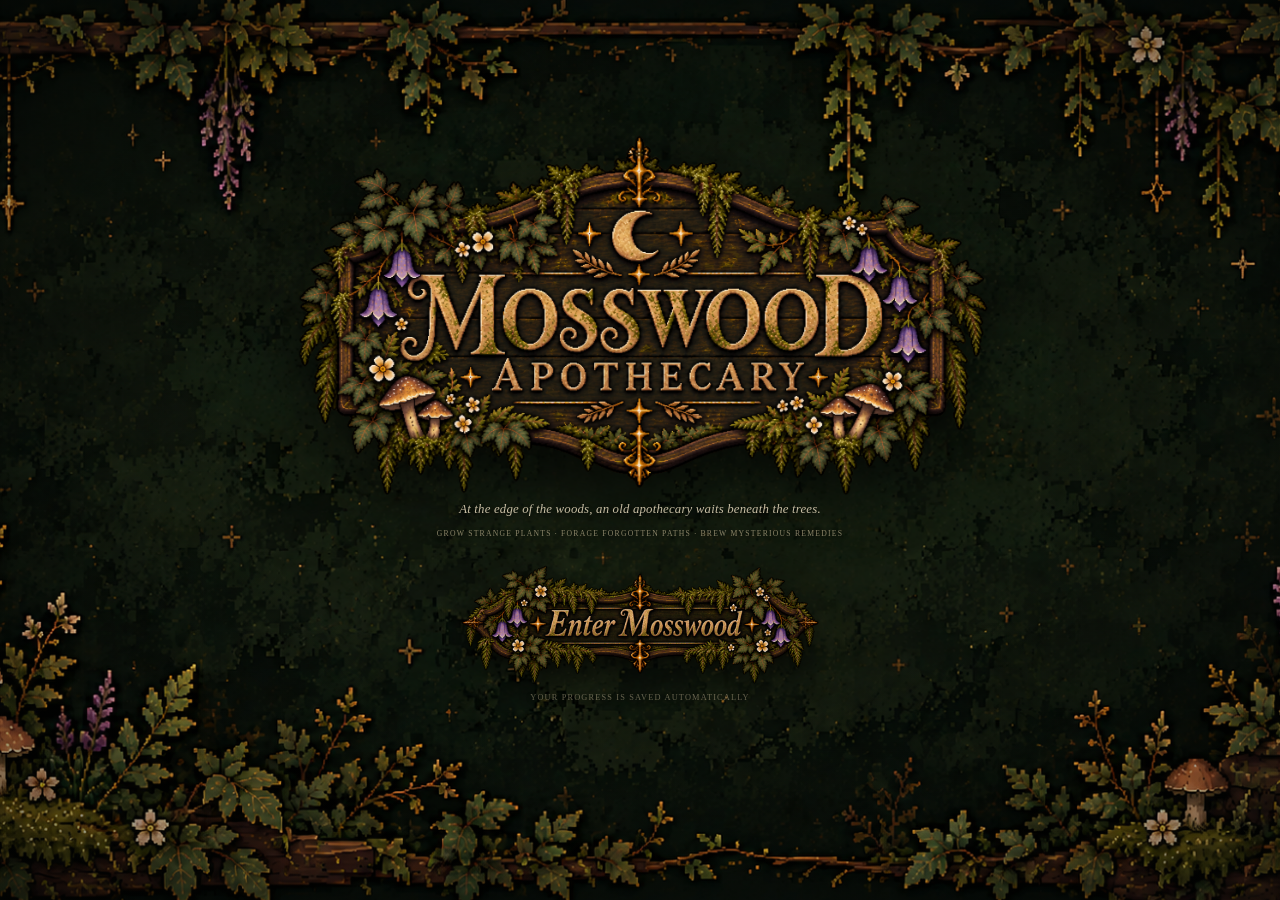
<file: index.html>
<!DOCTYPE html>
<html lang="en">

<head>
    <meta charset="UTF-8">
    <meta name="viewport" content="width=device-width, initial-scale=1.0">

    <title>Mosswood Apothecary</title>

    <link rel="stylesheet" href="style.css">
</head>

<body class="mosswood-intro">

    <main class="mosswood-entrance">

        <!-- =====================================
             BACKGROUND
        ====================================== -->

        <div class="mosswood-background"></div>

        <div class="mosswood-vignette"></div>


        <!-- =====================================
             MOSSWOOD SIGN
        ====================================== -->

        <img
            class="mosswood-sign"
            src="assets/images/mosswood-sign.png"
            alt="Mosswood Apothecary">


        <!-- =====================================
             INTRO TEXT
        ====================================== -->

        <div class="mosswood-intro-copy">

            <p>
                At the edge of the woods, an old apothecary
                waits beneath the trees.
            </p>

            <span>
                Grow strange plants · Forage forgotten paths ·
                Brew mysterious remedies
            </span>

        </div>


        <!-- =====================================
             ENTER MOSSWOOD
        ====================================== -->

        <a
            class="mosswood-enter"
            href="greenhouse.html"
            aria-label="Enter Mosswood">

            <img
                src="assets/images/enter-mosswood.png"
                alt="Enter Mosswood">

        </a>


        <!-- =====================================
             SAVE NOTE
        ====================================== -->

        <p class="mosswood-save-note">
            Your progress is saved automatically
        </p>

    </main>

</body>

</html>
</file>
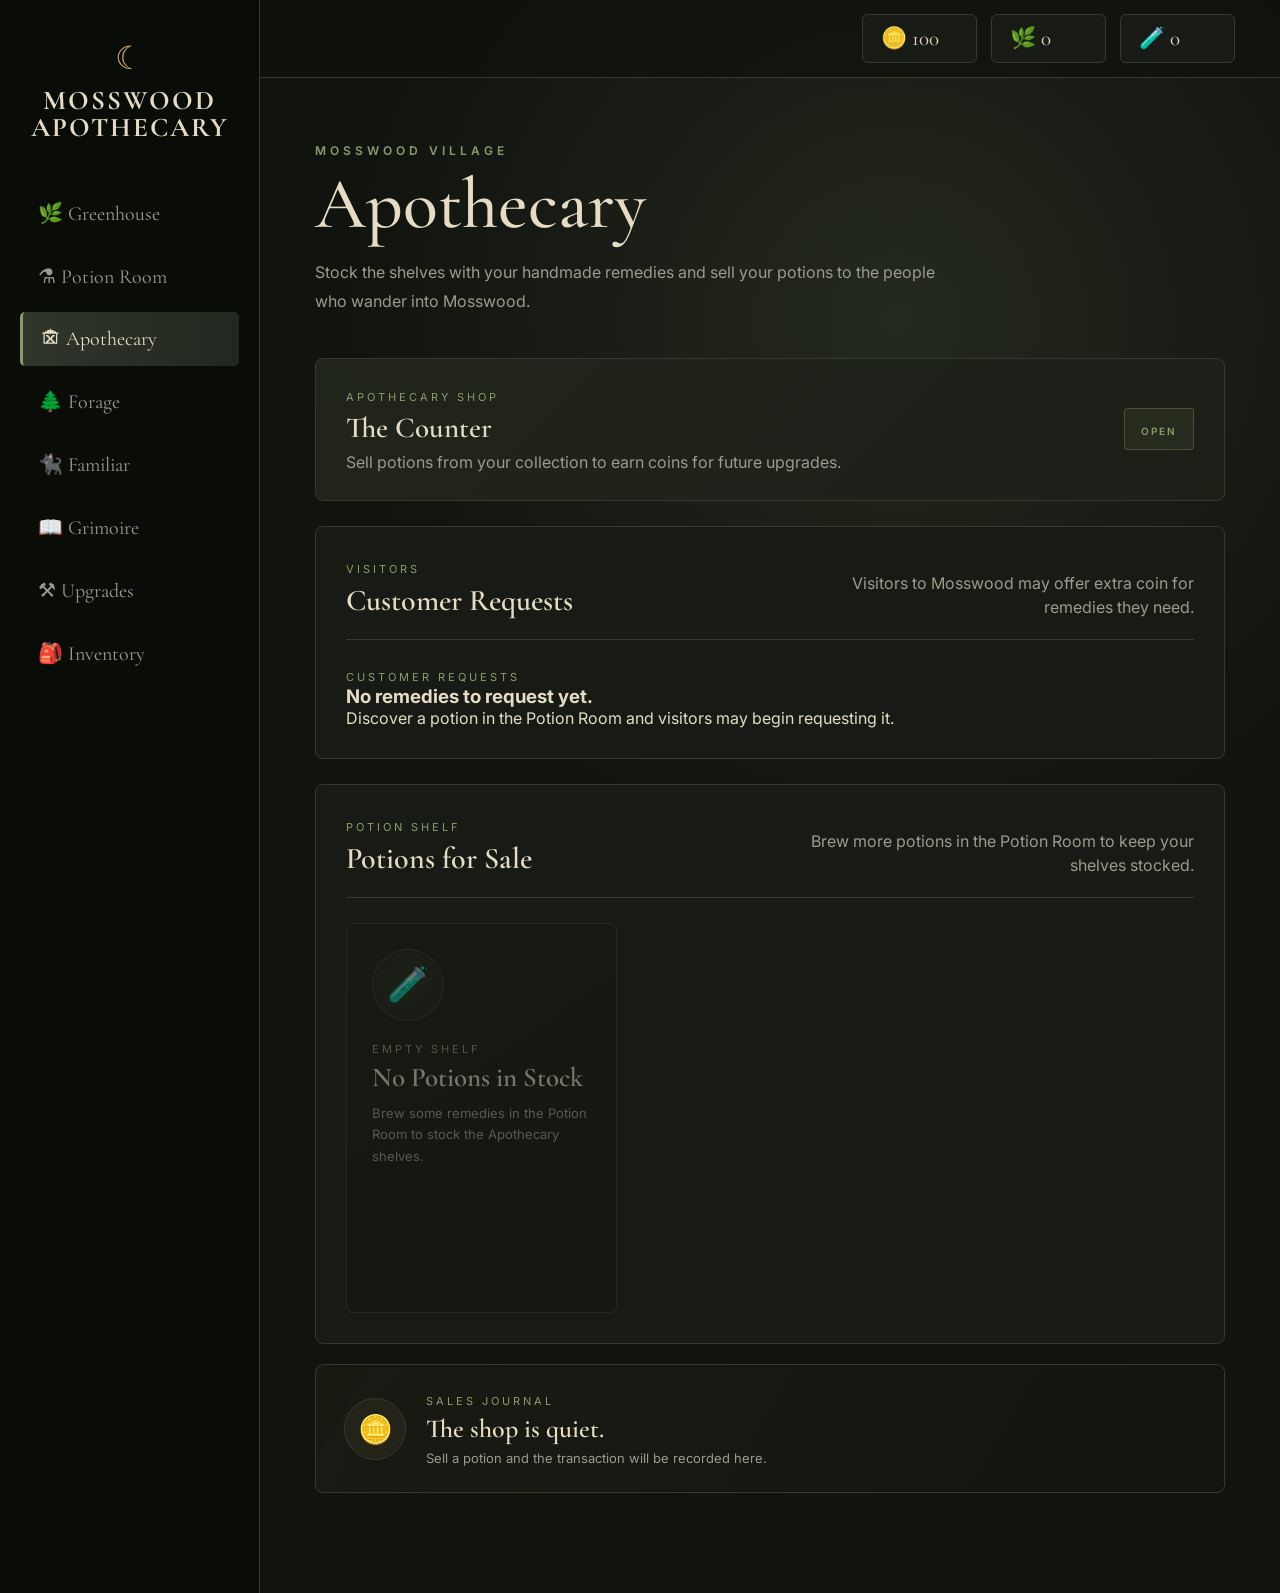
<file: apothecary.html>
<!DOCTYPE html>
<html lang="en">

<head>
    <meta charset="UTF-8">
    <meta name="viewport" content="width=device-width, initial-scale=1.0">

    <title>Apothecary | Mosswood Apothecary</title>

    <link rel="stylesheet" href="style.css">
</head>

<body>

<div class="game">

    <!-- =====================================
         SHARED SIDEBAR
    ====================================== -->

    <aside
        class="sidebar"
        id="sidebar">
    </aside>


    <!-- =====================================
         MAIN CONTENT
    ====================================== -->

    <main class="content">

        <!-- =================================
             SHARED RESOURCE BAR
        ================================== -->

        <header
            class="topbar"
            id="topbar">
        </header>


        <!-- =================================
             APOTHECARY SCREEN
        ================================== -->

        <section class="screen">

            <p class="eyebrow">
                MOSSWOOD VILLAGE
            </p>

            <h2>
                Apothecary
            </h2>

            <p class="description">
                Stock the shelves with your handmade remedies
                and sell your potions to the people who wander
                into Mosswood.
            </p>


            <!-- =============================
                 SHOP STATUS
            ============================== -->

            <section class="shop-status-panel">

                <div>

                    <span class="card-label">
                        APOTHECARY SHOP
                    </span>

                    <h3>
                        The Counter
                    </h3>

                    <p>
                        Sell potions from your collection to earn
                        coins for future upgrades.
                    </p>

                </div>


                <div class="shop-status">

                    <span>
                        OPEN
                    </span>

                </div>

            </section>


            <!-- =============================
                 CUSTOMER REQUESTS
            ============================== -->

            <section class="shop-section customer-section">

                <div class="shop-section-heading">

                    <div>

                        <span class="card-label">
                            VISITORS
                        </span>

                        <h3>
                            Customer Requests
                        </h3>

                    </div>

                    <p>
                        Visitors to Mosswood may offer extra coin
                        for remedies they need.
                    </p>

                </div>


                <div
                    class="customer-request"
                    id="customerRequest">

                    <div class="customer-card customer-empty">

                        <span class="eyebrow">
                            CUSTOMER REQUESTS
                        </span>

                        <h3>
                            The shop is quiet.
                        </h3>

                        <p>
                            Another visitor may arrive soon.
                        </p>

                    </div>

                </div>


                <p
                    class="customer-message"
                    id="customerMessage">
                </p>

            </section>


            <!-- =============================
                 POTION SHELF
            ============================== -->

            <section class="shop-section">

                <div class="shop-section-heading">

                    <div>

                        <span class="card-label">
                            POTION SHELF
                        </span>

                        <h3>
                            Potions for Sale
                        </h3>

                    </div>

                    <p>
                        Brew more potions in the Potion Room
                        to keep your shelves stocked.
                    </p>

                </div>


                <div
                    class="shop-grid"
                    id="shopPotionGrid">
                </div>

            </section>


            <!-- =============================
                 SALES JOURNAL
            ============================== -->

            <section
                class="sale-result"
                id="saleResult">

                <span class="sale-result-icon">
                    🪙
                </span>

                <div>

                    <span class="card-label">
                        SALES JOURNAL
                    </span>

                    <h3>
                        The shop is quiet.
                    </h3>

                    <p>
                        Sell a potion and the transaction
                        will be recorded here.
                    </p>

                </div>

            </section>

        </section>

    </main>

</div>


<!-- =========================================
     JAVASCRIPT
========================================== -->

<script src="js/data.js"></script>
<script src="js/customer-data.js"></script>
<script src="js/game.js"></script>
<script src="js/navigation.js"></script>
<script src="js/apothecary.js"></script>
<script src="js/customers.js"></script>

</body>

</html>
</file>
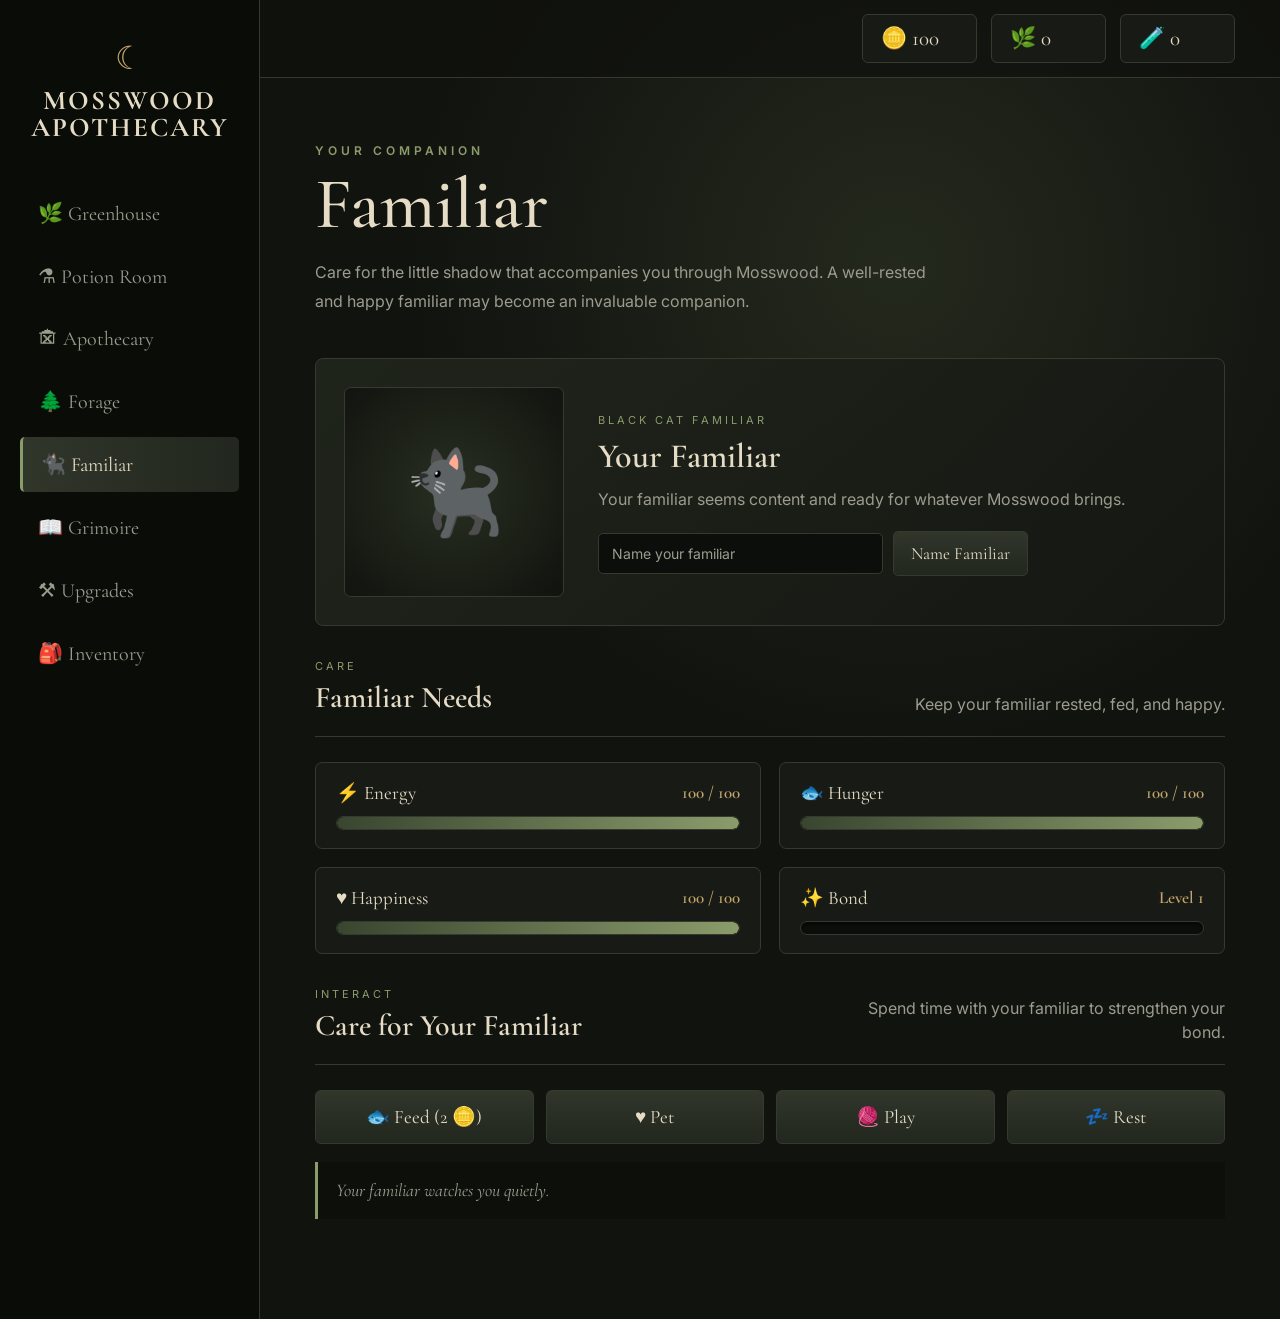
<file: familiar.html>
<!DOCTYPE html>
<html lang="en">

<head>
    <meta charset="UTF-8">
    <meta name="viewport" content="width=device-width, initial-scale=1.0">

    <title>Familiar | Mosswood Apothecary</title>

    <link rel="stylesheet" href="style.css">
</head>

<body>

<div class="game">

    <!-- =====================================
         SHARED SIDEBAR
    ====================================== -->

    <aside
        class="sidebar"
        id="sidebar">
    </aside>


    <!-- =====================================
         MAIN CONTENT
    ====================================== -->

    <main class="content">

        <!-- =================================
             SHARED RESOURCE BAR
        ================================== -->

        <header
            class="topbar"
            id="topbar">
        </header>


        <!-- =================================
             FAMILIAR SCREEN
        ================================== -->

        <section class="screen">

            <p class="eyebrow">
                YOUR COMPANION
            </p>

            <h2>
                Familiar
            </h2>

            <p class="description">
                Care for the little shadow that accompanies you
                through Mosswood. A well-rested and happy familiar
                may become an invaluable companion.
            </p>


            <!-- =============================
                 FAMILIAR PROFILE
            ============================== -->

            <section class="familiar-card">

                <!-- FAMILIAR PORTRAIT -->

                <div class="familiar-portrait">

                    <div class="familiar-placeholder">
                        🐈‍⬛
                    </div>

                </div>


                <!-- FAMILIAR INFORMATION -->

                <div class="familiar-info">

                    <span class="card-label">
                        BLACK CAT FAMILIAR
                    </span>

                    <h3 id="familiarName">
                        Your Familiar
                    </h3>

                    <p id="familiarStatus">
                        A watchful little shadow that has chosen
                        to remain by your side.
                    </p>


                    <!-- =====================
                         FAMILIAR NAME
                    ====================== -->

                    <div class="familiar-name-controls">

                        <input
                            type="text"
                            id="familiarNameInput"
                            maxlength="20"
                            placeholder="Name your familiar"
                            autocomplete="off"
                        >

                        <button
                            id="saveFamiliarName"
                            class="familiar-name-button">

                            Name Familiar

                        </button>

                    </div>

                </div>

            </section>


            <!-- =============================
                 FAMILIAR NEEDS
            ============================== -->

            <section class="familiar-section">

                <div class="shop-section-heading">

                    <div>

                        <span class="card-label">
                            CARE
                        </span>

                        <h3>
                            Familiar Needs
                        </h3>

                    </div>

                    <p>
                        Keep your familiar rested,
                        fed, and happy.
                    </p>

                </div>


                <div class="familiar-needs">


                    <!-- ENERGY -->

                    <div class="familiar-need">

                        <div class="familiar-need-header">

                            <span>
                                ⚡ Energy
                            </span>

                            <strong id="energyValue">
                                100 / 100
                            </strong>

                        </div>


                        <div class="familiar-meter">

                            <div
                                class="familiar-meter-fill"
                                id="energyBar"
                                style="width: 100%;">
                            </div>

                        </div>

                    </div>


                    <!-- HUNGER -->

                    <div class="familiar-need">

                        <div class="familiar-need-header">

                            <span>
                                🐟 Hunger
                            </span>

                            <strong id="hungerValue">
                                100 / 100
                            </strong>

                        </div>


                        <div class="familiar-meter">

                            <div
                                class="familiar-meter-fill"
                                id="hungerBar"
                                style="width: 100%;">
                            </div>

                        </div>

                    </div>


                    <!-- HAPPINESS -->

                    <div class="familiar-need">

                        <div class="familiar-need-header">

                            <span>
                                ♥ Happiness
                            </span>

                            <strong id="happinessValue">
                                100 / 100
                            </strong>

                        </div>


                        <div class="familiar-meter">

                            <div
                                class="familiar-meter-fill"
                                id="happinessBar"
                                style="width: 100%;">
                            </div>

                        </div>

                    </div>


                    <!-- BOND -->

                    <div class="familiar-need">

                        <div class="familiar-need-header">

                            <span>
                                ✨ Bond
                            </span>

                            <strong id="bondValue">
                                Level 1
                            </strong>

                        </div>


                        <div class="familiar-meter">

                            <div
                                class="familiar-meter-fill"
                                id="bondBar"
                                style="width: 0%;">
                            </div>

                        </div>

                    </div>

                </div>

            </section>


            <!-- =============================
                 FAMILIAR INTERACTIONS
            ============================== -->

            <section class="familiar-section">

                <div class="shop-section-heading">

                    <div>

                        <span class="card-label">
                            INTERACT
                        </span>

                        <h3>
                            Care for Your Familiar
                        </h3>

                    </div>

                    <p>
                        Spend time with your familiar
                        to strengthen your bond.
                    </p>

                </div>


                <div class="familiar-actions">


                    <!-- FEED -->

                    <button
                        class="familiar-action-button"
                        id="feedFamiliar">

                        🐟 Feed

                    </button>


                    <!-- PET -->

                    <button
                        class="familiar-action-button"
                        id="petFamiliar">

                        ♥ Pet

                    </button>


                    <!-- PLAY -->

                    <button
                        class="familiar-action-button"
                        id="playFamiliar">

                        🧶 Play

                    </button>


                    <!-- REST -->

                    <button
                        class="familiar-action-button"
                        id="restFamiliar">

                        💤 Rest

                    </button>

                </div>


                <!-- =========================
                     FAMILIAR MESSAGE
                ========================== -->

                <p
                    class="familiar-message"
                    id="familiarMessage">

                    Your familiar watches you quietly.

                </p>

            </section>

        </section>

    </main>

</div>


<!-- =========================================
     JAVASCRIPT
========================================== -->

<script src="js/data.js"></script>
<script src="js/game.js"></script>
<script src="js/navigation.js"></script>
<script src="js/familiar.js"></script>

</body>

</html>
</file>
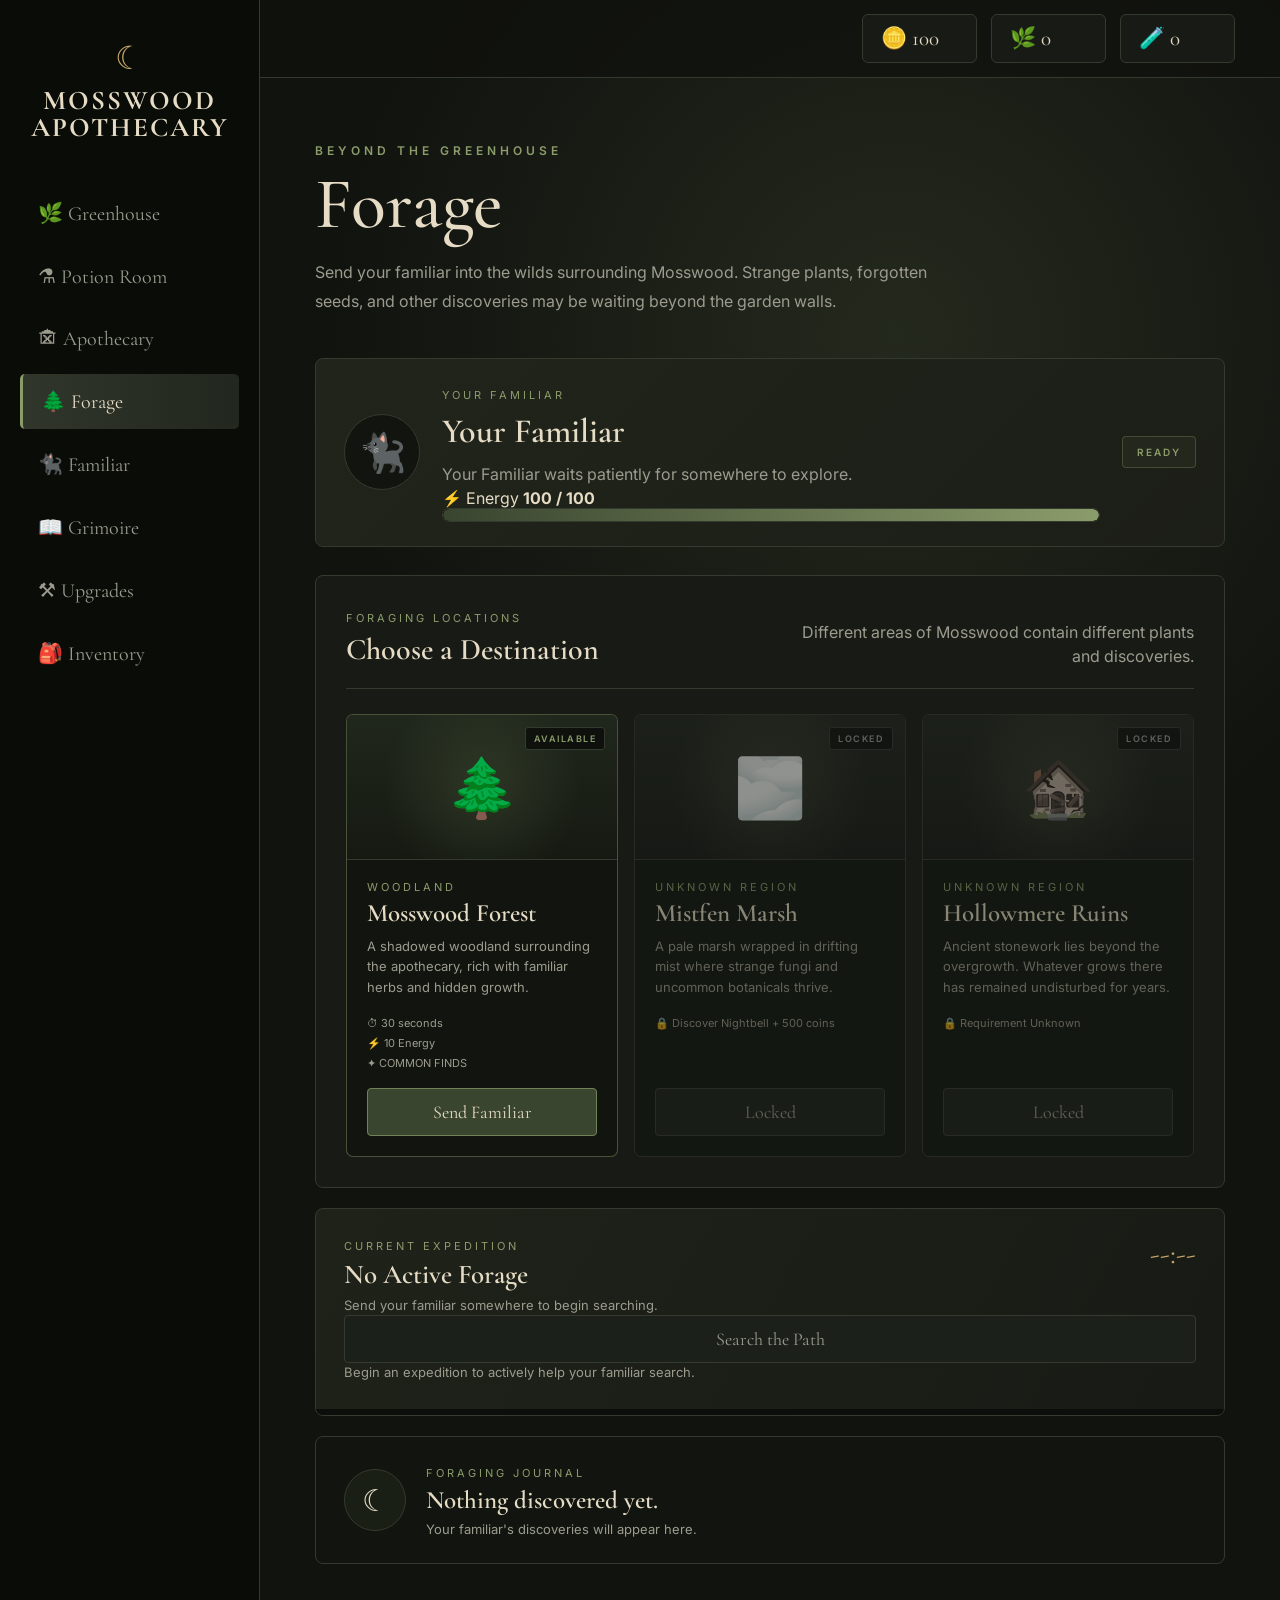
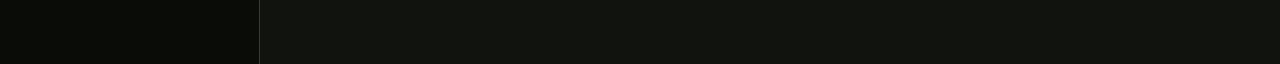
<file: forage.html>
<!DOCTYPE html>
<html lang="en">

<head>
    <meta charset="UTF-8">
    <meta name="viewport" content="width=device-width, initial-scale=1.0">

    <title>Forage | Mosswood Apothecary</title>

    <link rel="stylesheet" href="style.css">
</head>

<body>

<div class="game">

    <!-- =====================================
         SHARED SIDEBAR
    ====================================== -->

    <aside
        class="sidebar"
        id="sidebar">
    </aside>


    <!-- =====================================
         MAIN CONTENT
    ====================================== -->

    <main class="content">

        <!-- =================================
             SHARED RESOURCE BAR
        ================================== -->

        <header
            class="topbar"
            id="topbar">
        </header>


        <!-- =================================
             FORAGE SCREEN
        ================================== -->

        <section class="screen">

            <p class="eyebrow">
                BEYOND THE GREENHOUSE
            </p>

            <h2>
                Forage
            </h2>

            <p class="description">
                Send your familiar into the wilds surrounding Mosswood.
                Strange plants, forgotten seeds, and other discoveries
                may be waiting beyond the garden walls.
            </p>


            <!-- =============================
                 FAMILIAR
            ============================== -->

            <section class="forage-familiar">

                <div class="familiar-icon">
                    🐈‍⬛
                </div>


                <div class="familiar-info">

                    <span class="card-label">
                        YOUR FAMILIAR
                    </span>

                    <h3 id="forageFamiliarName">
                        Mosswood Familiar
                    </h3>

                    <p id="familiarStatus">
                        Your familiar waits patiently for somewhere to explore.
                    </p>


                    <!-- =====================
                         FAMILIAR ENERGY
                    ====================== -->

                    <div class="forage-familiar-energy">

                        <span>
                            ⚡ Energy
                        </span>

                        <strong id="forageEnergyValue">
                            100 / 100
                        </strong>

                    </div>


                    <div class="familiar-meter">

                        <div
                            class="familiar-meter-fill"
                            id="forageEnergyBar">
                        </div>

                    </div>

                </div>


                <div
                    class="familiar-state"
                    id="familiarState">

                    READY

                </div>

            </section>


            <!-- =============================
                 FORAGING LOCATIONS
            ============================== -->

            <section class="forage-section">

                <div class="forage-section-heading">

                    <div>

                        <span class="card-label">
                            FORAGING LOCATIONS
                        </span>

                        <h3>
                            Choose a Destination
                        </h3>

                    </div>

                    <p>
                        Different areas of Mosswood contain
                        different plants and discoveries.
                    </p>

                </div>


                <div
                    class="forage-location-grid"
                    id="forageLocationGrid">
                </div>

            </section>


            <!-- =============================
                 ACTIVE FORAGE
            ============================== -->

            <section
                class="forage-progress-panel"
                id="forageProgressPanel">

                <div>

                    <span class="card-label">
                        CURRENT EXPEDITION
                    </span>

                    <h3 id="forageProgressTitle">
                        No Active Forage
                    </h3>

                    <p id="forageProgressText">
                        Send your familiar somewhere to begin searching.
                    </p>

                </div>


                <div class="forage-timer">

                    <span id="forageTimer">
                        --:--
                    </span>

                </div>


                <div class="forage-progress-track">

                    <div
                        class="forage-progress-bar"
                        id="forageProgressBar">
                    </div>

                </div>


                <!-- =========================
                     ACTIVE SEARCH
                ========================== -->

                <div
                    class="forage-active-search"
                    id="forageActiveSearch">

                    <button
                        class="forage-button"
                        id="activeForageButton"
                        disabled>

                        Search the Path

                    </button>

                    <p id="activeForageHelp">
                        Begin an expedition to actively help your familiar search.
                    </p>

                </div>

            </section>


            <!-- =============================
                 LAST DISCOVERY
            ============================== -->

            <section
                class="forage-result"
                id="forageResult">

                <span class="forage-result-icon">
                    ☾
                </span>

                <div>

                    <span class="card-label">
                        FORAGING JOURNAL
                    </span>

                    <h3>
                        Nothing discovered yet.
                    </h3>

                    <p>
                        Your familiar's discoveries will appear here.
                    </p>

                </div>

            </section>

        </section>

    </main>

</div>


<!-- =========================================
     JAVASCRIPT
========================================== -->

<script src="js/data.js"></script>
<script src="js/forage-data.js"></script>
<script src="js/game.js"></script>
<script src="js/navigation.js"></script>
<script src="js/forage.js"></script>

</body>

</html>
</file>
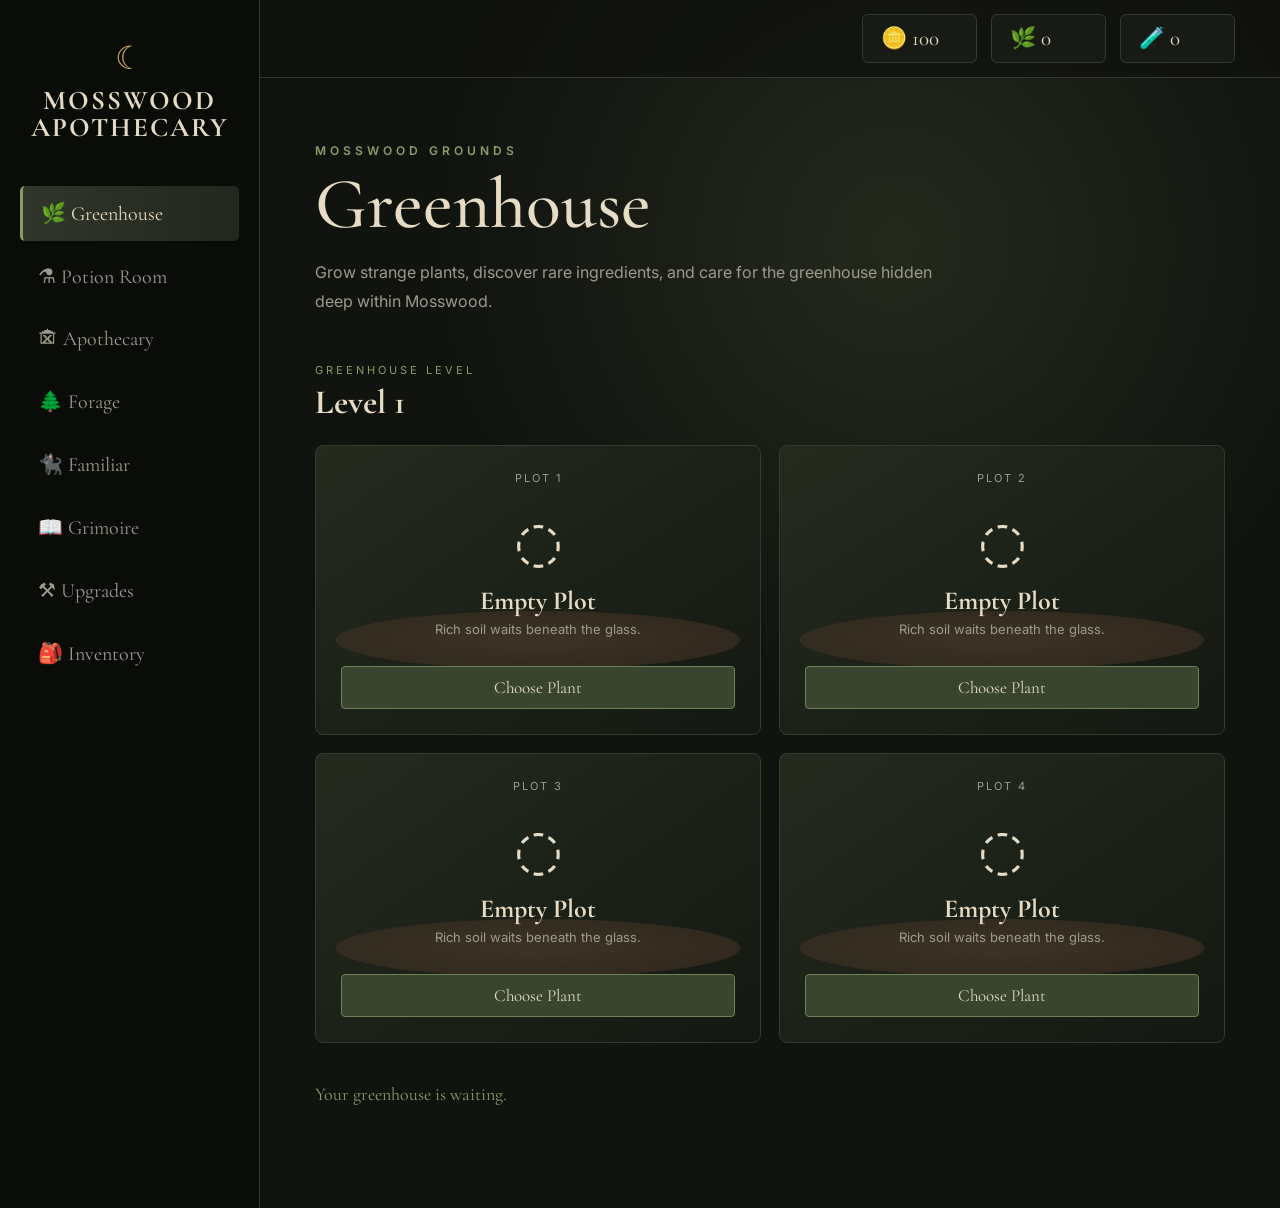
<file: greenhouse.html>
<!DOCTYPE html>
<html lang="en">

<head>
    <meta charset="UTF-8">
    <meta name="viewport" content="width=device-width, initial-scale=1.0">

    <title>Greenhouse | Mosswood Apothecary</title>

    <link rel="stylesheet" href="style.css">
</head>

<body>

<div class="game">

    <!-- =====================================
         SHARED SIDEBAR
         Created by js/navigation.js
    ====================================== -->

    <aside
        class="sidebar"
        id="sidebar">
    </aside>


    <!-- =====================================
         MAIN CONTENT
    ====================================== -->

    <main class="content">


        <!-- =================================
             SHARED RESOURCE BAR
             Created by js/navigation.js
        ================================== -->

        <header
            class="topbar"
            id="topbar">
        </header>


        <!-- =================================
             GREENHOUSE
        ================================== -->

        <section class="screen">

            <p class="eyebrow">
                MOSSWOOD GROUNDS
            </p>


            <h2>
                Greenhouse
            </h2>


            <p class="description">
                Grow strange plants, discover rare ingredients,
                and care for the greenhouse hidden deep within Mosswood.
            </p>


            <!-- =============================
                 GREENHOUSE INFORMATION
            ============================== -->

            <div class="greenhouse-heading">

                <div>

                    <span class="card-label">
                        GREENHOUSE LEVEL
                    </span>

                    <h3>
                        Level
                        <span id="greenhouseLevel">
                            1
                        </span>
                    </h3>

                </div>

            </div>


            <!-- =============================
                 PLANTING PLOTS
                 Generated by greenhouse.js
            ============================== -->

            <div
                class="plots"
                id="plots">
            </div>


            <!-- =============================
                 GAME MESSAGE
            ============================== -->

            <div
                class="game-message"
                id="gameMessage">

                Your greenhouse is waiting.

            </div>

        </section>

    </main>

</div>


<!-- =========================================
     JAVASCRIPT

     data.js
        Contains plant, potion, recipe,
        and other shared game data.

     game.js
        Loads shared save data.

     navigation.js
        Creates sidebar and resource bar.

     greenhouse.js
        Controls planting, watering,
        growing, harvesting, and
        mystery plant discovery.
========================================== -->

<script src="js/data.js"></script>
<script src="js/game.js"></script>
<script src="js/navigation.js"></script>
<script src="js/greenhouse.js"></script>

</body>

</html>
</file>
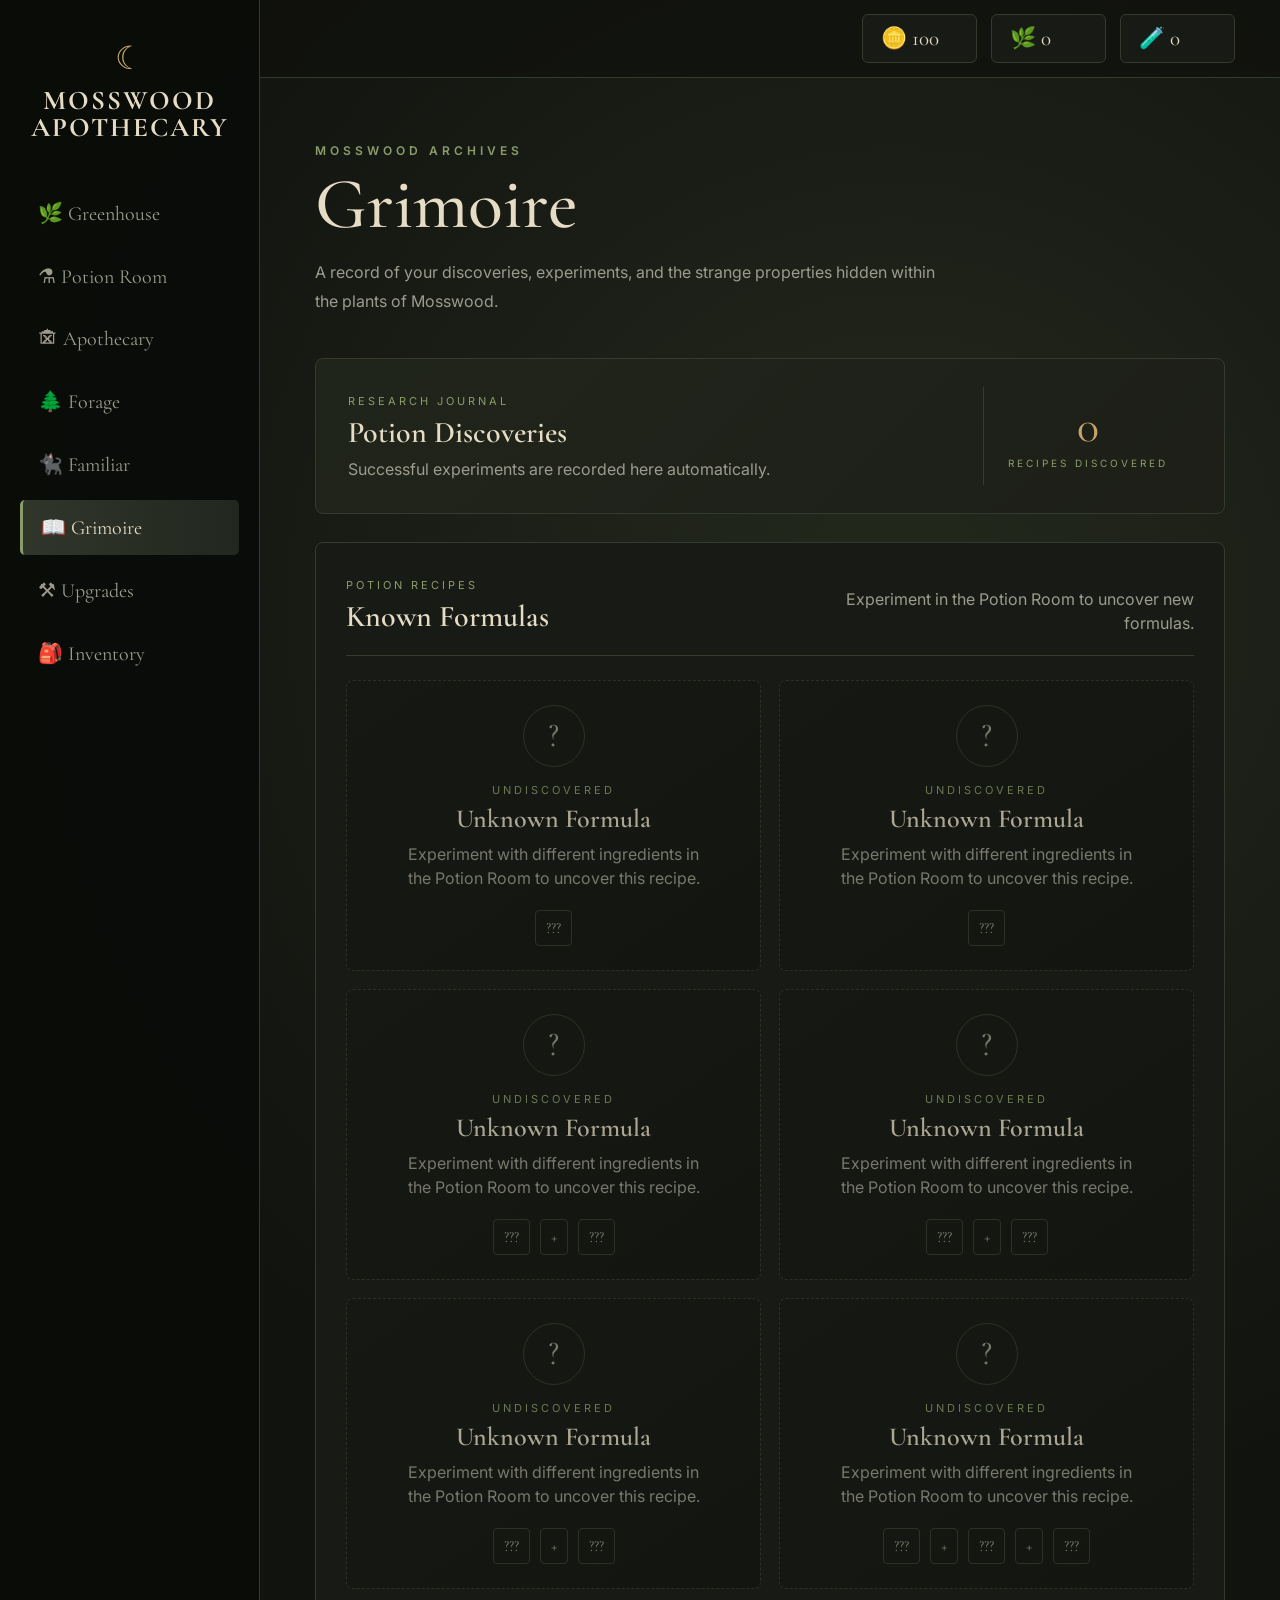
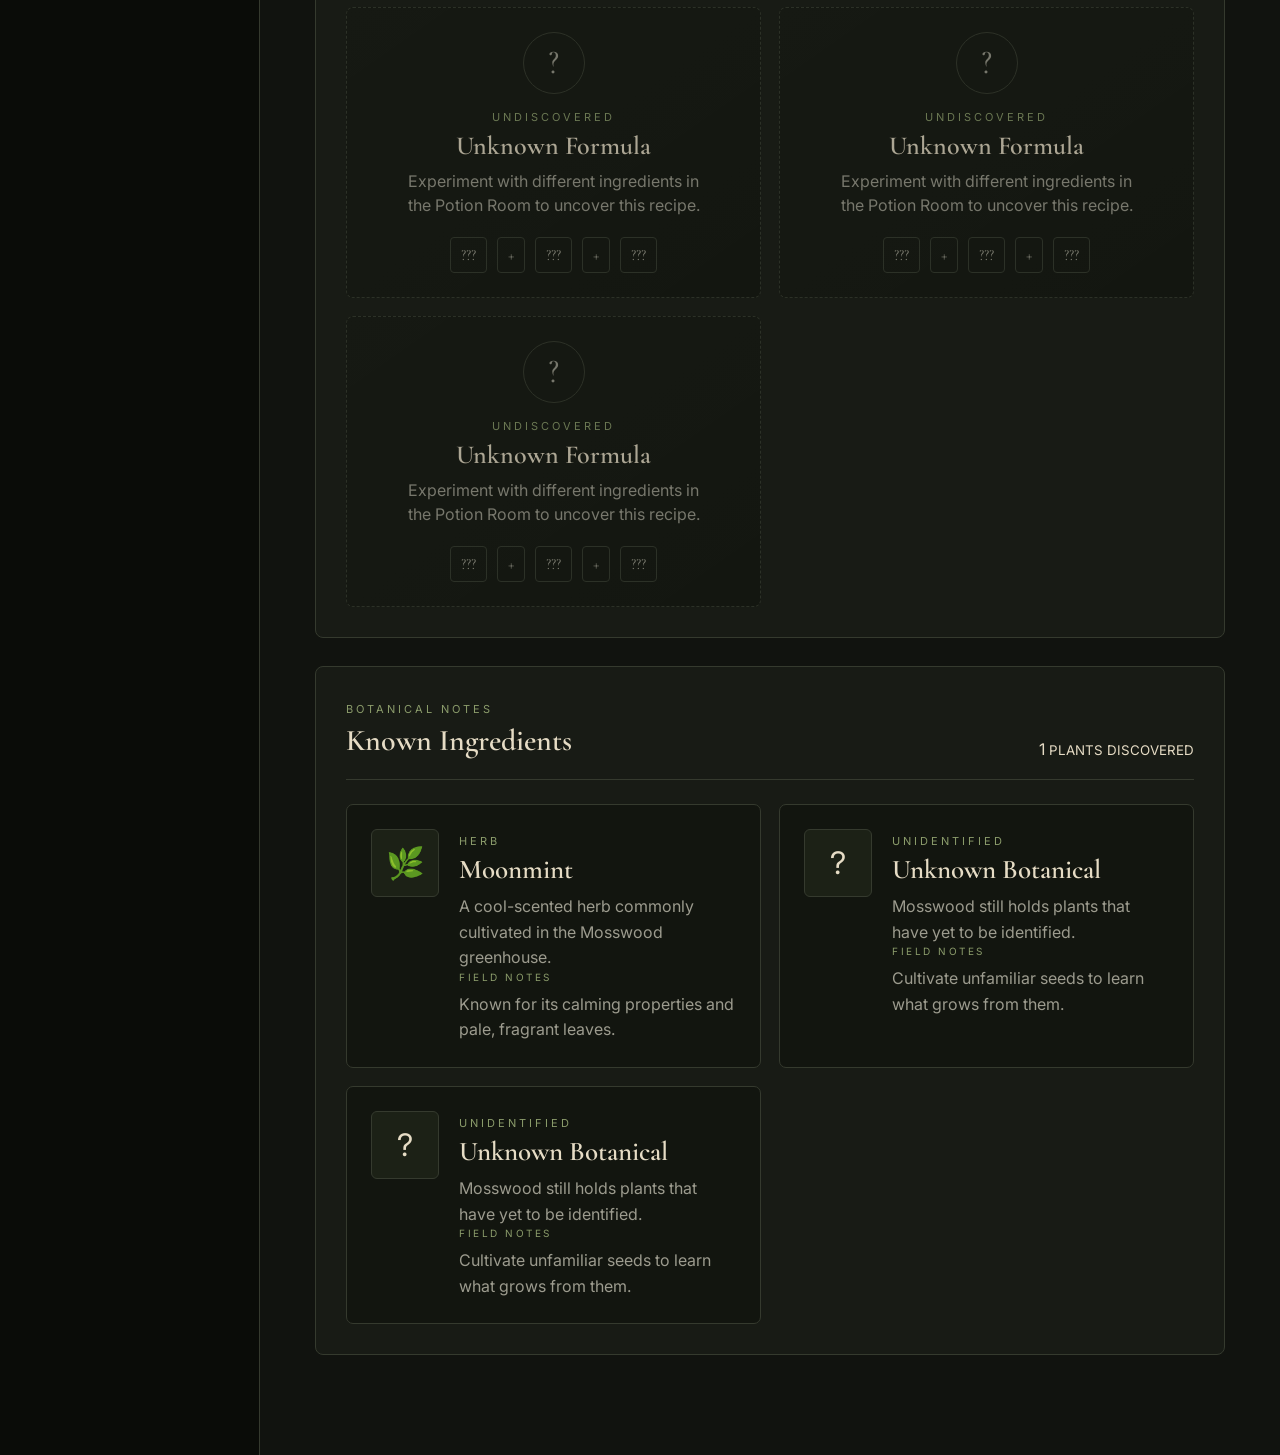
<file: grimoire.html>
<!DOCTYPE html>
<html lang="en">

<head>
    <meta charset="UTF-8">
    <meta name="viewport" content="width=device-width, initial-scale=1.0">

    <title>Grimoire | Mosswood Apothecary</title>

    <link rel="stylesheet" href="style.css">
</head>

<body>

<div class="game">

    <!-- =====================================
         SHARED SIDEBAR
    ====================================== -->

    <aside
        class="sidebar"
        id="sidebar">
    </aside>


    <!-- =====================================
         MAIN CONTENT
    ====================================== -->

    <main class="content">

        <!-- =================================
             SHARED RESOURCE BAR
        ================================== -->

        <header
            class="topbar"
            id="topbar">
        </header>


        <!-- =================================
             GRIMOIRE
        ================================== -->

        <section class="screen">

            <p class="eyebrow">
                MOSSWOOD ARCHIVES
            </p>

            <h2>
                Grimoire
            </h2>

            <p class="description">
                A record of your discoveries, experiments,
                and the strange properties hidden within
                the plants of Mosswood.
            </p>


            <!-- =============================
                 RECIPE DISCOVERY SUMMARY
            ============================== -->

            <section class="grimoire-summary">

                <div>

                    <span class="card-label">
                        RESEARCH JOURNAL
                    </span>

                    <h3>
                        Potion Discoveries
                    </h3>

                    <p>
                        Successful experiments are recorded
                        here automatically.
                    </p>

                </div>


                <div class="grimoire-count">

                    <span id="discoveredRecipeCount">
                        0
                    </span>

                    <small>
                        RECIPES DISCOVERED
                    </small>

                </div>

            </section>


            <!-- =============================
                 RECIPE COLLECTION
            ============================== -->

            <section class="grimoire-section">

                <div class="grimoire-section-heading">

                    <div>

                        <span class="card-label">
                            POTION RECIPES
                        </span>

                        <h3>
                            Known Formulas
                        </h3>

                    </div>


                    <p>
                        Experiment in the Potion Room to
                        uncover new formulas.
                    </p>

                </div>


                <div
                    class="recipe-grid"
                    id="recipeGrid">
                </div>

            </section>


            <!-- =============================
                 BOTANICAL DISCOVERIES
            ============================== -->

            <section class="grimoire-section">

                <div class="grimoire-section-heading">

                    <div>

                        <span class="card-label">
                            BOTANICAL NOTES
                        </span>

                        <h3>
                            Known Ingredients
                        </h3>

                    </div>


                    <div class="botanical-count">

                        <span id="discoveredPlantCount">
                            0
                        </span>

                        <small>
                            PLANTS DISCOVERED
                        </small>

                    </div>

                </div>


                <div
                    class="botanical-grid"
                    id="botanicalGrid">
                </div>

            </section>

        </section>

    </main>

</div>


<!-- =========================================
     JAVASCRIPT
========================================== -->

<script src="js/data.js"></script>
<script src="js/game.js"></script>
<script src="js/navigation.js"></script>
<script src="js/grimoire.js"></script>

</body>

</html>
</file>
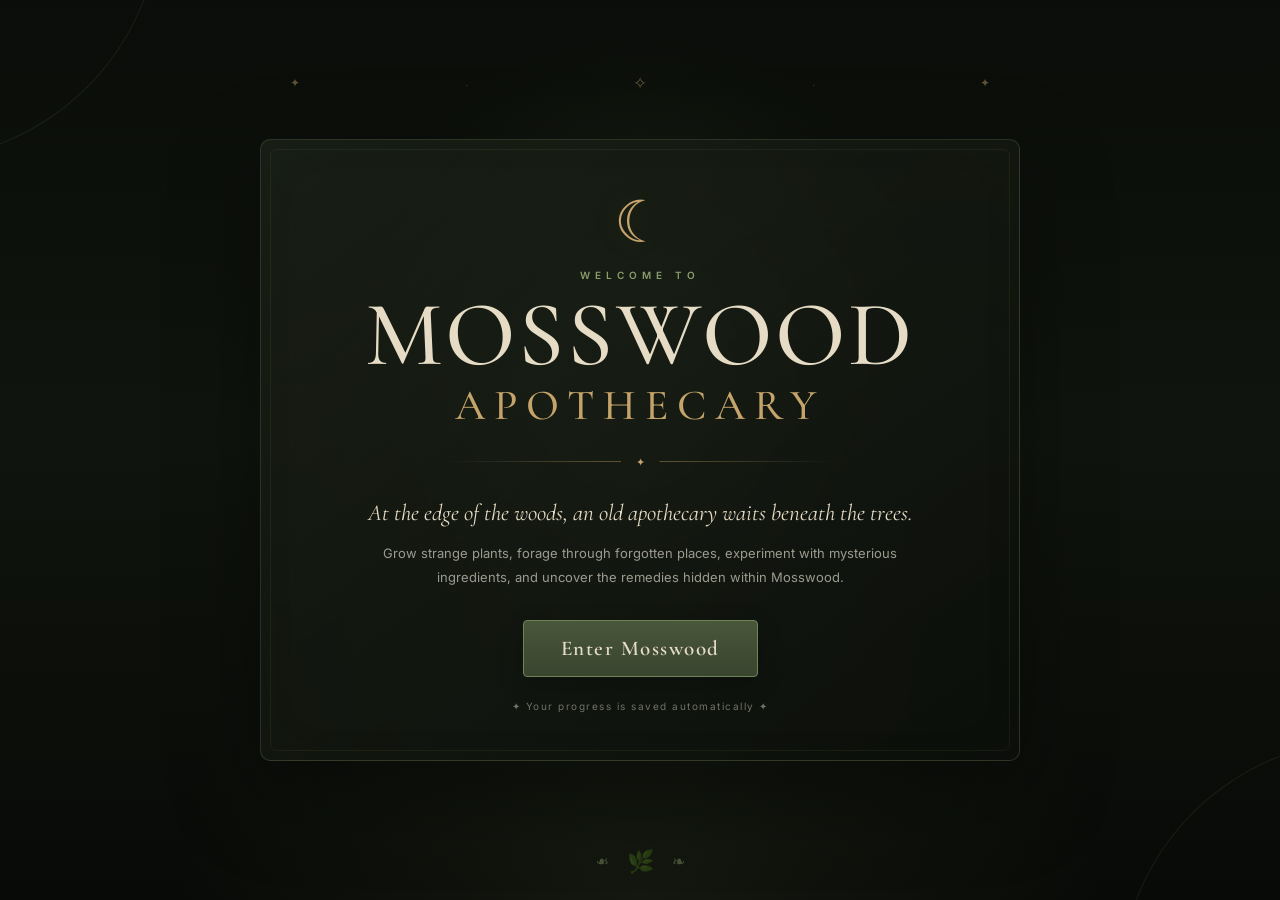
<file: index-old.html>
<!DOCTYPE html>
<html lang="en">

<head>
    <meta charset="UTF-8">
    <meta name="viewport" content="width=device-width, initial-scale=1.0">

    <title>Mosswood Apothecary</title>

    <link rel="stylesheet" href="style.css">
</head>

<body class="intro-body">

    <main class="intro-screen">

        <!-- Decorative background -->

        <div class="intro-glow"></div>

        <div class="intro-stars">
            <span>✦</span>
            <span>·</span>
            <span>✧</span>
            <span>·</span>
            <span>✦</span>
        </div>


        <!-- Main title -->

        <section class="intro-content">

            <div class="intro-moon">
                ☾
            </div>

            <p class="intro-eyebrow">
                WELCOME TO
            </p>

            <h1 class="intro-title">

                <span>
                    Mosswood
                </span>

                <span>
                    Apothecary
                </span>

            </h1>


            <div class="intro-divider">

                <span></span>

                <span class="intro-divider-symbol">
                    ✦
                </span>

                <span></span>

            </div>


            <p class="intro-story">
                At the edge of the woods, an old apothecary
                waits beneath the trees.
            </p>

            <p class="intro-description">
                Grow strange plants, forage through forgotten places,
                experiment with mysterious ingredients, and uncover
                the remedies hidden within Mosswood.
            </p>


            <a
                class="enter-mosswood-button"
                href="greenhouse.html">

                Enter Mosswood

            </a>


            <p class="intro-save-note">
                ✦ Your progress is saved automatically ✦
            </p>

        </section>


        <!-- Bottom decoration -->

        <div class="intro-botanical">

            <span>
                ❧
            </span>

            <span>
                🌿
            </span>

            <span>
                ❧
            </span>

        </div>

    </main>

</body>

</html>
</file>
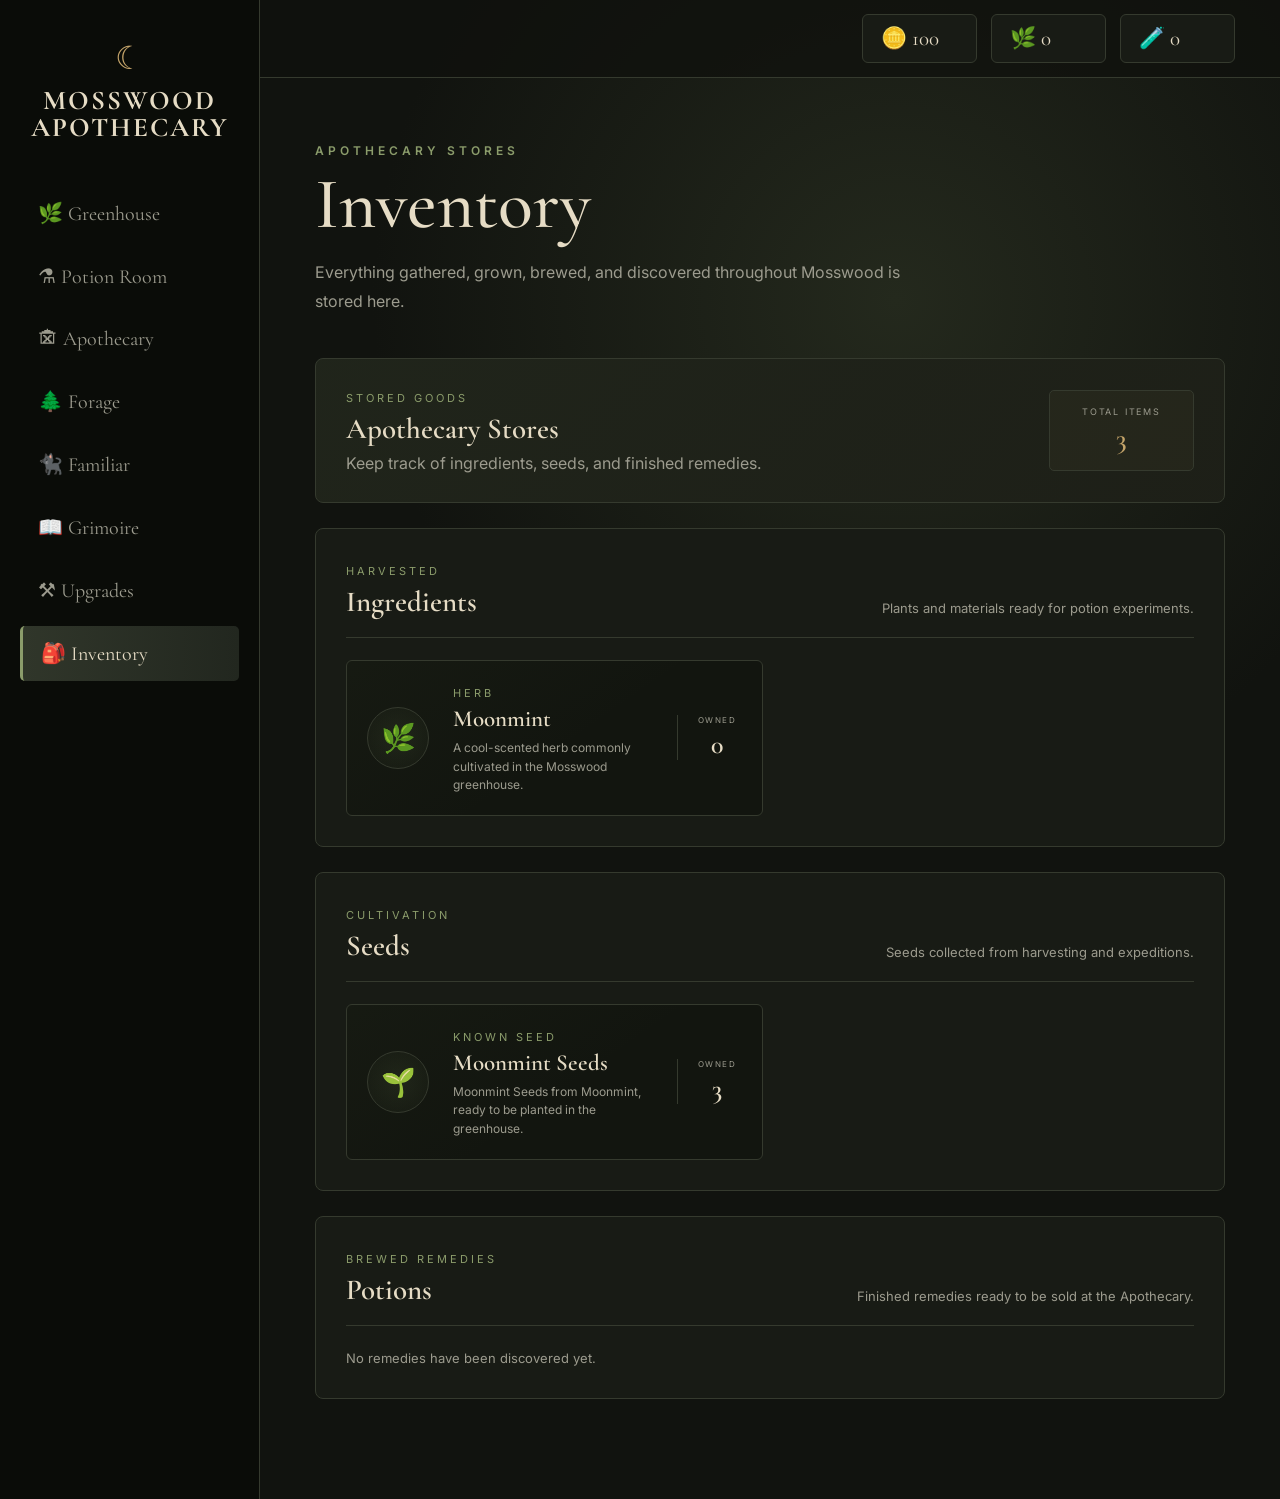
<file: inventory.html>
<!DOCTYPE html>
<html lang="en">

<head>
    <meta charset="UTF-8">
    <meta name="viewport" content="width=device-width, initial-scale=1.0">

    <title>Inventory | Mosswood Apothecary</title>

    <link rel="stylesheet" href="style.css">
</head>

<body>

<div class="game">

    <!-- =====================================
         SHARED SIDEBAR
    ====================================== -->

    <aside
        class="sidebar"
        id="sidebar">
    </aside>


    <!-- =====================================
         MAIN CONTENT
    ====================================== -->

    <main class="content">

        <header
            class="topbar"
            id="topbar">
        </header>


        <section class="screen">

            <p class="eyebrow">
                APOTHECARY STORES
            </p>

            <h2>
                Inventory
            </h2>

            <p class="description">
                Everything gathered, grown, brewed, and discovered
                throughout Mosswood is stored here.
            </p>


            <!-- =================================
                 INVENTORY SUMMARY
            ================================== -->

            <section class="inventory-summary">

                <div>

                    <span class="card-label">
                        STORED GOODS
                    </span>

                    <h3>
                        Apothecary Stores
                    </h3>

                    <p>
                        Keep track of ingredients, seeds,
                        and finished remedies.
                    </p>

                </div>


                <div class="inventory-total">

                    <span>
                        TOTAL ITEMS
                    </span>

                    <strong id="inventoryTotal">
                        0
                    </strong>

                </div>

            </section>


            <!-- =================================
                 INGREDIENTS
            ================================== -->

            <section class="inventory-section">

                <div class="inventory-section-heading">

                    <div>

                        <span class="card-label">
                            HARVESTED
                        </span>

                        <h3>
                            Ingredients
                        </h3>

                    </div>

                    <p>
                        Plants and materials ready for
                        potion experiments.
                    </p>

                </div>


                <div
                    class="inventory-grid"
                    id="ingredientInventory">
                </div>

            </section>


            <!-- =================================
                 SEEDS
            ================================== -->

            <section class="inventory-section">

                <div class="inventory-section-heading">

                    <div>

                        <span class="card-label">
                            CULTIVATION
                        </span>

                        <h3>
                            Seeds
                        </h3>

                    </div>

                    <p>
                        Seeds collected from harvesting
                        and expeditions.
                    </p>

                </div>


                <div
                    class="inventory-grid"
                    id="seedInventory">
                </div>

            </section>


            <!-- =================================
                 POTIONS
            ================================== -->

            <section class="inventory-section">

                <div class="inventory-section-heading">

                    <div>

                        <span class="card-label">
                            BREWED REMEDIES
                        </span>

                        <h3>
                            Potions
                        </h3>

                    </div>

                    <p>
                        Finished remedies ready to be
                        sold at the Apothecary.
                    </p>

                </div>


                <div
                    class="inventory-grid"
                    id="potionInventory">
                </div>

            </section>

        </section>

    </main>

</div>


<!-- =========================================
     JAVASCRIPT
========================================== -->

<script src="js/data.js"></script>
<script src="js/game.js"></script>
<script src="js/navigation.js"></script>
<script src="js/inventory.js"></script>

</body>

</html>
</file>
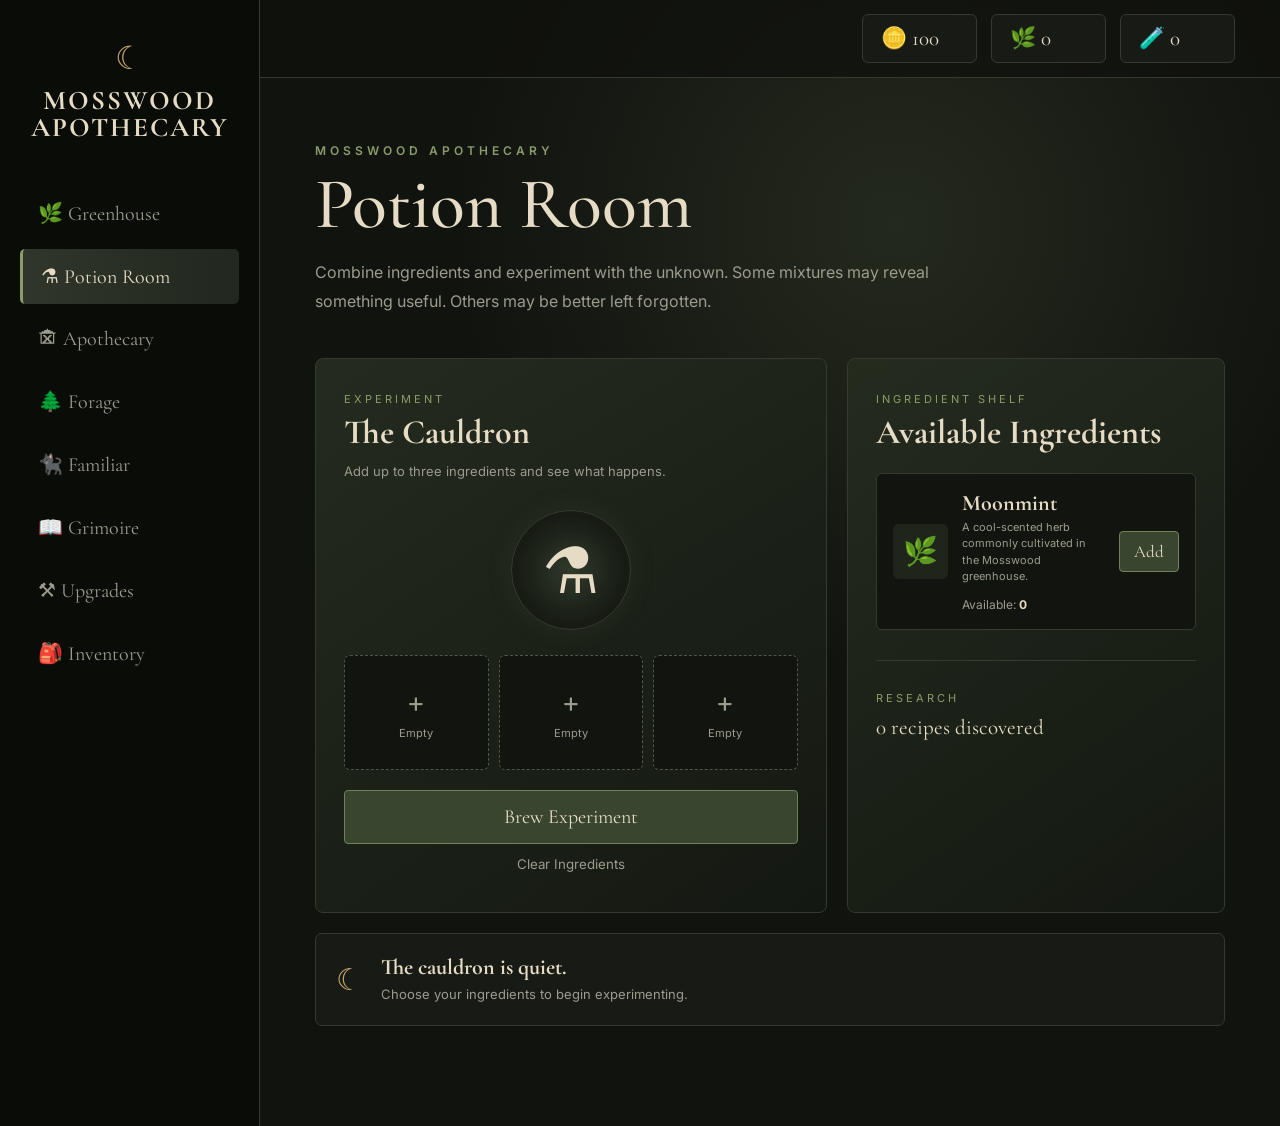
<file: potion-room.html>
<!DOCTYPE html>
<html lang="en">

<head>
    <meta charset="UTF-8">
    <meta name="viewport" content="width=device-width, initial-scale=1.0">

    <title>Potion Room | Mosswood Apothecary</title>

    <link rel="stylesheet" href="style.css">
</head>

<body>

<div class="game">

    <!-- =====================================
         SHARED SIDEBAR
         Created by js/navigation.js
    ====================================== -->

    <aside
        class="sidebar"
        id="sidebar">
    </aside>


    <!-- =====================================
         MAIN CONTENT
    ====================================== -->

    <main class="content">


        <!-- =================================
             SHARED RESOURCE BAR
             Created by js/navigation.js
        ================================== -->

        <header
            class="topbar"
            id="topbar">
        </header>


        <!-- =================================
             POTION ROOM
        ================================== -->

        <section class="screen">

            <p class="eyebrow">
                MOSSWOOD APOTHECARY
            </p>


            <h2>
                Potion Room
            </h2>


            <p class="description">
                Combine ingredients and experiment with the unknown.
                Some mixtures may reveal something useful. Others may
                be better left forgotten.
            </p>


            <!-- =============================
                 POTION ROOM GRID
            ============================== -->

            <div class="potion-room-grid">


                <!-- =========================
                     CAULDRON
                ========================== -->

                <section class="potion-panel">

                    <span class="card-label">
                        EXPERIMENT
                    </span>


                    <h3>
                        The Cauldron
                    </h3>


                    <p class="potion-help">
                        Add up to three ingredients and see what happens.
                    </p>


                    <div class="cauldron">
                        ⚗
                    </div>


                    <!-- Ingredient slots are
                         generated by potions.js -->

                    <div
                        class="ingredient-slots"
                        id="ingredientSlots">
                    </div>


                    <button
                        class="brew-button"
                        id="brewButton">

                        Brew Experiment

                    </button>


                    <button
                        class="clear-brew-button"
                        id="clearButton">

                        Clear Ingredients

                    </button>

                </section>


                <!-- =========================
                     INGREDIENT SHELF
                ========================== -->

                <section class="potion-panel">

                    <span class="card-label">
                        INGREDIENT SHELF
                    </span>


                    <h3>
                        Available Ingredients
                    </h3>


                    <!--
                        Ingredient cards are now
                        generated automatically
                        by potions.js using
                        PLANT_DATA from data.js.
                    -->

                    <div
                        class="potion-ingredient-list"
                        id="ingredientShelf">
                    </div>


                    <!-- =====================
                         RESEARCH PROGRESS
                    ====================== -->

                    <div class="discovery-summary">

                        <span class="card-label">
                            RESEARCH
                        </span>


                        <p id="recipeCount">
                            0 recipes discovered
                        </p>

                    </div>

                </section>

            </div>


            <!-- =============================
                 EXPERIMENT RESULT
            ============================== -->

            <section
                class="experiment-result"
                id="experimentResult">

                <span class="result-symbol">
                    ☾
                </span>


                <div>

                    <strong>
                        The cauldron is quiet.
                    </strong>


                    <p>
                        Choose your ingredients to begin experimenting.
                    </p>

                </div>

            </section>

        </section>

    </main>

</div>


<!-- =========================================
     JAVASCRIPT

     1. data.js
        Contains plants, potions,
        recipes, and other game content.

     2. game.js
        Loads shared save data.

     3. navigation.js
        Creates sidebar and resource bar.

     4. potions.js
        Controls experimentation,
        recipes, and potion discoveries.
========================================== -->

<script src="js/data.js"></script>
<script src="js/game.js"></script>
<script src="js/navigation.js"></script>
<script src="js/potions.js"></script>

</body>

</html>
</file>
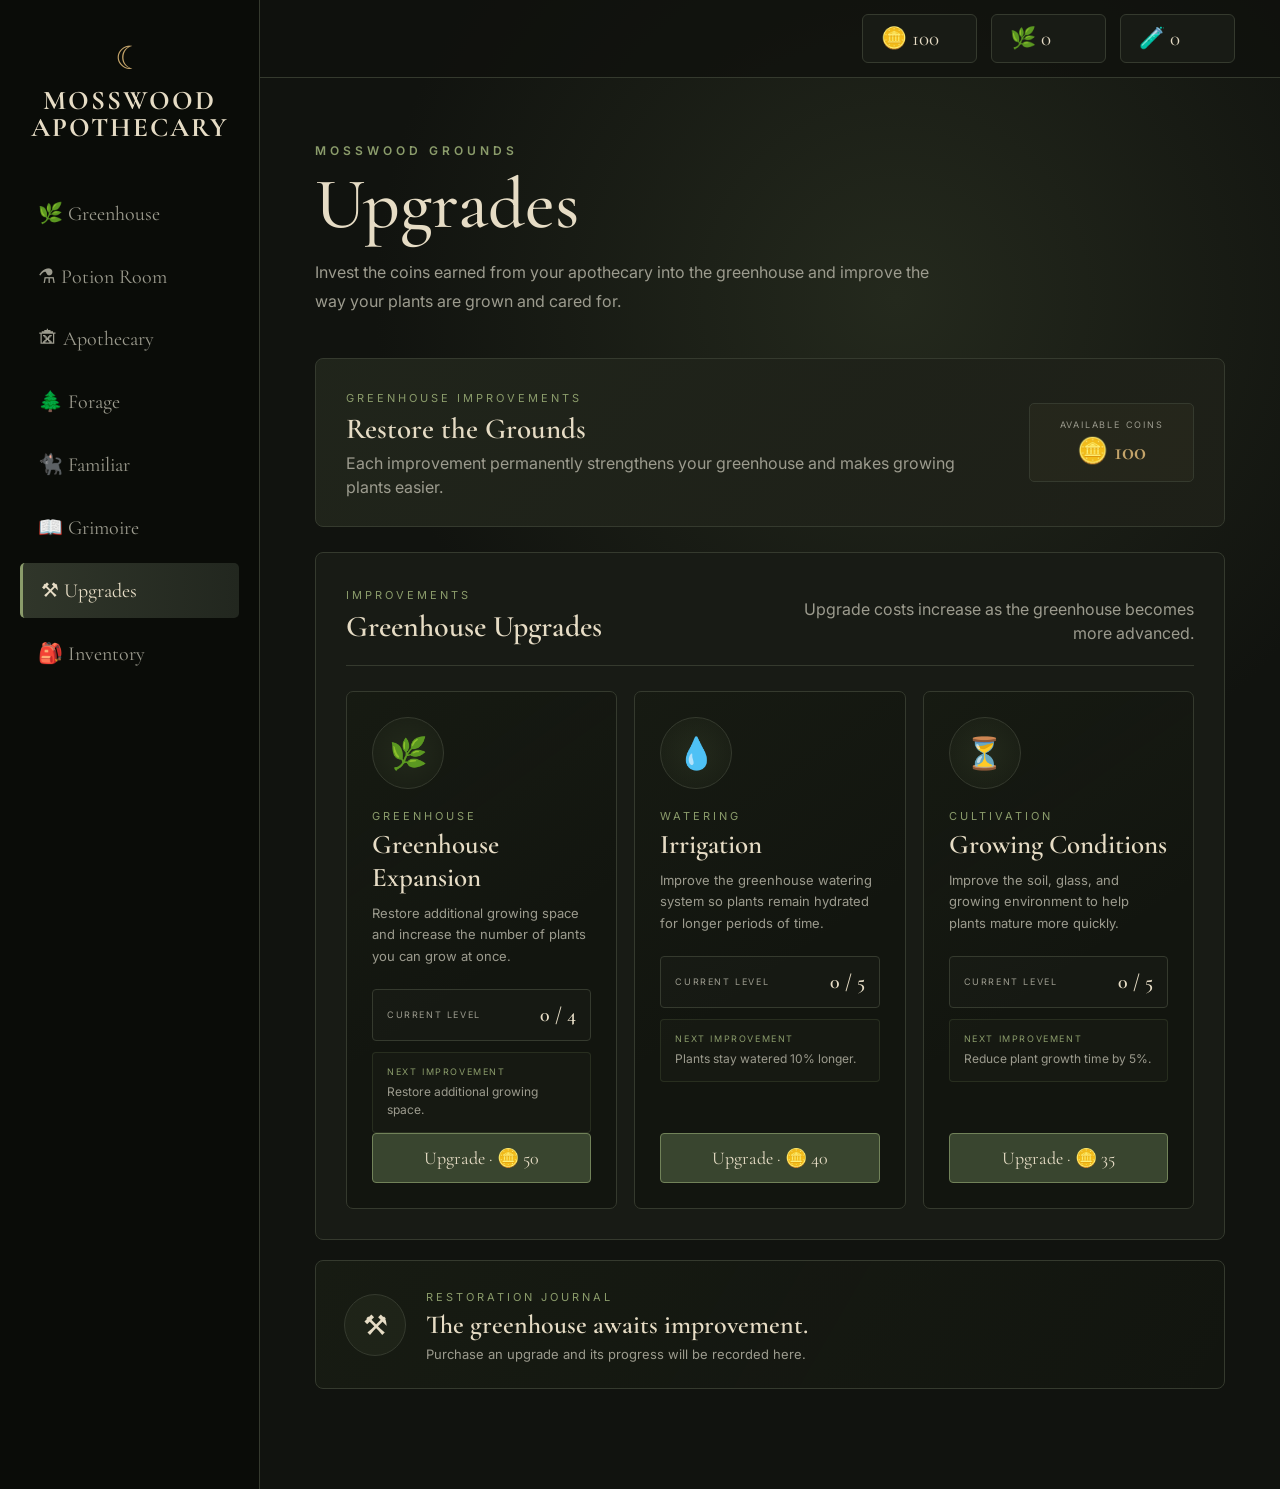
<file: upgrades.html>
<!DOCTYPE html>
<html lang="en">

<head>
    <meta charset="UTF-8">
    <meta name="viewport" content="width=device-width, initial-scale=1.0">

    <title>Upgrades | Mosswood Apothecary</title>

    <link rel="stylesheet" href="style.css">
</head>

<body>

<div class="game">

    <!-- =====================================
         SHARED SIDEBAR
    ====================================== -->

    <aside
        class="sidebar"
        id="sidebar">
    </aside>


    <!-- =====================================
         MAIN CONTENT
    ====================================== -->

    <main class="content">

        <header
            class="topbar"
            id="topbar">
        </header>


        <!-- =================================
             UPGRADES
        ================================== -->

        <section class="screen">

            <p class="eyebrow">
                MOSSWOOD GROUNDS
            </p>

            <h2>
                Upgrades
            </h2>

            <p class="description">
                Invest the coins earned from your apothecary
                into the greenhouse and improve the way your
                plants are grown and cared for.
            </p>


            <!-- =============================
                 SUMMARY
            ============================== -->

            <section class="upgrade-summary">

                <div>

                    <span class="card-label">
                        GREENHOUSE IMPROVEMENTS
                    </span>

                    <h3>
                        Restore the Grounds
                    </h3>

                    <p>
                        Each improvement permanently strengthens
                        your greenhouse and makes growing plants easier.
                    </p>

                </div>

                <div class="upgrade-wallet">

                    <span>
                        AVAILABLE COINS
                    </span>

                    <strong>
                        🪙
                        <span id="upgradeCoins">
                            0
                        </span>
                    </strong>

                </div>

            </section>


            <!-- =============================
                 UPGRADE CARDS
            ============================== -->

            <section class="upgrade-section">

                <div class="upgrade-section-heading">

                    <div>

                        <span class="card-label">
                            IMPROVEMENTS
                        </span>

                        <h3>
                            Greenhouse Upgrades
                        </h3>

                    </div>

                    <p>
                        Upgrade costs increase as the greenhouse
                        becomes more advanced.
                    </p>

                </div>


                <div class="upgrade-grid">


                    <!-- =====================
                         EXPANSION
                    ====================== -->

                    <article class="upgrade-card">

                        <div class="upgrade-icon">
                            🌿
                        </div>

                        <span class="card-label">
                            GREENHOUSE
                        </span>

                        <h4>
                            Greenhouse Expansion
                        </h4>

                        <p>
                            Restore additional growing space
                            and increase the number of plants
                            you can grow at once.
                        </p>


                        <div class="upgrade-level">

                            <span>
                                CURRENT LEVEL
                            </span>

                            <strong id="expansionLevel">
                                0
                            </strong>

                        </div>


                        <div class="upgrade-benefit">

                            <span>
                                NEXT IMPROVEMENT
                            </span>

                            <p id="expansionBenefit">
                                Unlock additional growing space.
                            </p>

                        </div>


                        <button
                            class="upgrade-button"
                            id="buyExpansion">

                            Upgrade · 🪙
                            <span id="expansionCost">
                                50
                            </span>

                        </button>

                    </article>


                    <!-- =====================
                         IRRIGATION
                    ====================== -->

                    <article class="upgrade-card">

                        <div class="upgrade-icon">
                            💧
                        </div>

                        <span class="card-label">
                            WATERING
                        </span>

                        <h4>
                            Irrigation
                        </h4>

                        <p>
                            Improve the greenhouse watering
                            system so plants remain hydrated
                            for longer periods of time.
                        </p>


                        <div class="upgrade-level">

                            <span>
                                CURRENT LEVEL
                            </span>

                            <strong id="irrigationLevel">
                                0
                            </strong>

                        </div>


                        <div class="upgrade-benefit">

                            <span>
                                NEXT IMPROVEMENT
                            </span>

                            <p id="irrigationBenefit">
                                Plants stay watered longer.
                            </p>

                        </div>


                        <button
                            class="upgrade-button"
                            id="buyIrrigation">

                            Upgrade · 🪙
                            <span id="irrigationCost">
                                40
                            </span>

                        </button>

                    </article>


                    <!-- =====================
                         GROWTH
                    ====================== -->

                    <article class="upgrade-card">

                        <div class="upgrade-icon">
                            ⏳
                        </div>

                        <span class="card-label">
                            CULTIVATION
                        </span>

                        <h4>
                            Growing Conditions
                        </h4>

                        <p>
                            Improve the soil, glass, and growing
                            environment to help plants mature
                            more quickly.
                        </p>


                        <div class="upgrade-level">

                            <span>
                                CURRENT LEVEL
                            </span>

                            <strong id="growthLevel">
                                0
                            </strong>

                        </div>


                        <div class="upgrade-benefit">

                            <span>
                                NEXT IMPROVEMENT
                            </span>

                            <p id="growthBenefit">
                                Reduce plant growth time.
                            </p>

                        </div>


                        <button
                            class="upgrade-button"
                            id="buyGrowth">

                            Upgrade · 🪙
                            <span id="growthCost">
                                35
                            </span>

                        </button>

                    </article>

                </div>

            </section>


            <!-- =============================
                 UPGRADE JOURNAL
            ============================== -->

            <section
                class="upgrade-result"
                id="upgradeResult">

                <span class="upgrade-result-icon">
                    ⚒
                </span>

                <div>

                    <span class="card-label">
                        RESTORATION JOURNAL
                    </span>

                    <h3>
                        The greenhouse awaits improvement.
                    </h3>

                    <p>
                        Purchase an upgrade and its progress
                        will be recorded here.
                    </p>

                </div>

            </section>

        </section>

    </main>

</div>


<!-- =========================================
     JAVASCRIPT
========================================== -->

<script src="js/data.js"></script>
<script src="js/game.js"></script>
<script src="js/navigation.js"></script>
<script src="js/upgrades.js"></script>

</body>

</html>
</file>
<file: style.css>
@import url('https://fonts.googleapis.com/css2?family=Cormorant+Garamond:wght@400;500;600;700&family=Inter:wght@400;500;600&display=swap');


:root {
    --background: #11130f;
    --sidebar: #0b0d0a;

    --panel: #181b15;
    --panel-light: #20251c;

    --green: #66784d;
    --green-light: #8b9c6b;
    --green-dark: #39452f;

    --gold: #c4a46a;

    --cream: #e6dcc5;
    --muted: #9c9b8e;

    --border: #353a2e;

    --soil: #34291f;
}


* {
    box-sizing: border-box;
    margin: 0;
    padding: 0;
}


body {
    background:
        radial-gradient(
            circle at 70% 20%,
            #24291d 0%,
            transparent 35%
        ),
        var(--background);

    color: var(--cream);

    font-family: "Inter", sans-serif;

    min-height: 100vh;
}


/* ==========================================
   GAME
   ========================================== */

.game {
    display: flex;
    min-height: 100vh;
}


/* ==========================================
   SIDEBAR
   ========================================== */

.sidebar {
    width: 260px;

    background: rgba(10, 12, 9, .97);

    border-right: 1px solid var(--border);

    padding: 38px 20px;

    flex-shrink: 0;
}


.logo {
    text-align: center;
    margin-bottom: 45px;
}


.logo .moon {
    color: var(--gold);
    font-size: 32px;
}


.logo h1 {
    font-family: "Cormorant Garamond", serif;

    text-transform: uppercase;

    letter-spacing: 2px;

    font-size: 27px;

    line-height: 1;

    margin-top: 10px;
}


nav {
    display: flex;
    flex-direction: column;
    gap: 8px;
}


.nav-button {
    width: 100%;

    border: none;

    background: transparent;

    color: var(--muted);

    padding: 15px 18px;

    text-align: left;

    font-family: "Cormorant Garamond", serif;

    font-size: 20px;

    border-radius: 5px;

    cursor: pointer;
}


.nav-button:hover {
    background: var(--panel);
    color: var(--cream);
}


.nav-button.active {
    background:
        linear-gradient(
            90deg,
            #30362a,
            #22271f
        );

    color: var(--cream);

    border-left: 3px solid var(--green-light);
}


.nav-link {
    display: block;
    text-decoration: none;
}


.nav-disabled {
    cursor: default;
    opacity: .55;
}


/* ==========================================
   CONTENT
   ========================================== */

.content {
    flex: 1;
    min-width: 0;
}


/* ==========================================
   TOP BAR
   ========================================== */

.topbar {
    min-height: 78px;

    border-bottom: 1px solid var(--border);

    display: flex;

    justify-content: flex-end;

    align-items: center;

    gap: 14px;

    padding: 12px 45px;

    background: rgba(15, 17, 13, .75);
}


.resource {
    min-width: 115px;

    padding: 11px 18px;

    border: 1px solid var(--border);

    border-radius: 6px;

    background: var(--panel);

    font-family: "Cormorant Garamond", serif;

    font-size: 21px;
}


/* ==========================================
   SCREEN
   ========================================== */

.screen {
    max-width: 1100px;

    margin: auto;

    padding: 65px 55px 100px;
}


.eyebrow {
    color: var(--green-light);

    letter-spacing: 4px;

    font-size: 12px;

    font-weight: 600;

    margin-bottom: 12px;
}


.screen h2 {
    font-family: "Cormorant Garamond", serif;

    font-size: clamp(48px, 6vw, 72px);

    font-weight: 500;

    line-height: .95;

    margin-bottom: 20px;
}


.description {
    color: var(--muted);

    max-width: 620px;

    line-height: 1.8;

    margin-bottom: 42px;
}


/* ==========================================
   GREENHOUSE HEADER
   ========================================== */

.greenhouse-heading {
    display: flex;

    align-items: flex-end;

    justify-content: space-between;

    gap: 25px;

    margin-bottom: 22px;
}


.card-label {
    color: var(--green-light);

    font-size: 11px;

    letter-spacing: 3px;
}


.greenhouse-heading h3,
.inventory-title h3 {
    font-family: "Cormorant Garamond", serif;

    font-size: 34px;

    margin-top: 4px;
}


.seed-counter {
    background: var(--panel);

    border: 1px solid var(--border);

    border-radius: 6px;

    padding: 13px 18px;

    color: var(--muted);
}


.seed-counter strong {
    color: var(--cream);

    margin-left: 12px;

    font-size: 19px;
}


/* ==========================================
   GREENHOUSE PLOTS
   ========================================== */

.plots {
    display: grid;

    grid-template-columns:
        repeat(2, minmax(0, 1fr));

    gap: 18px;

    margin-bottom: 40px;
}


.plot {
    min-height: 255px;

    background:
        linear-gradient(
            145deg,
            rgba(37, 44, 31, .95),
            rgba(20, 24, 18, .98)
        );

    border: 1px solid var(--border);

    border-radius: 8px;

    padding: 25px;

    display: flex;

    flex-direction: column;

    justify-content: space-between;

    position: relative;

    overflow: hidden;
}


.plot::before {
    content: "";

    position: absolute;

    inset: auto 20px 65px 20px;

    height: 58px;

    border-radius: 50%;

    background:
        radial-gradient(
            ellipse,
            #493a2a,
            var(--soil)
        );

    opacity: .75;
}


.plot-content {
    position: relative;
    z-index: 2;
    text-align: center;
}


.plot-number {
    color: var(--muted);

    font-size: 11px;

    letter-spacing: 2px;
}


.plant-icon {
    font-size: 56px;

    margin: 22px 0 10px;
}


.plot h4 {
    font-family: "Cormorant Garamond", serif;

    font-size: 26px;

    margin-bottom: 5px;
}


.plot-status {
    color: var(--muted);

    font-size: 13px;

    min-height: 20px;
}


/* ==========================================
   PROGRESS
   ========================================== */

.progress-track {
    width: 100%;

    height: 7px;

    background: #0d0f0c;

    border-radius: 10px;

    overflow: hidden;

    margin-top: 14px;
}


.progress-bar {
    height: 100%;

    width: 0%;

    background: var(--green-light);

    transition: width .5s linear;
}


/* ==========================================
   GREENHOUSE BUTTONS
   ========================================== */

.plot-actions {
    display: flex;

    gap: 8px;

    position: relative;

    z-index: 3;

    margin-top: 25px;
}


.game-button {
    flex: 1;

    border: 1px solid #718259;

    background: var(--green-dark);

    color: var(--cream);

    min-height: 43px;

    padding: 10px 14px;

    border-radius: 4px;

    font-family: "Cormorant Garamond", serif;

    font-size: 17px;

    cursor: pointer;
}


.game-button:hover {
    background: var(--green);
}


.game-button.secondary {
    background: #22271f;

    border-color: var(--border);
}


.game-button:disabled {
    opacity: .4;

    cursor: default;
}


/* ==========================================
   GREENHOUSE INVENTORY
   ========================================== */

.inventory-panel {
    border-top: 1px solid var(--border);

    padding-top: 30px;
}


.inventory-title {
    margin-bottom: 18px;
}


.ingredient-card {
    max-width: 500px;

    display: flex;

    align-items: center;

    gap: 18px;

    background: var(--panel);

    border: 1px solid var(--border);

    padding: 18px;

    border-radius: 7px;
}


.ingredient-icon {
    width: 55px;

    height: 55px;

    display: grid;

    place-items: center;

    background: var(--panel-light);

    border-radius: 6px;

    font-size: 28px;

    flex-shrink: 0;
}


.ingredient-card strong {
    font-family: "Cormorant Garamond", serif;

    font-size: 22px;
}


.ingredient-card p {
    color: var(--muted);

    font-size: 12px;

    margin-top: 4px;
}


.ingredient-count {
    margin-left: auto;

    color: var(--gold);

    font-family: "Cormorant Garamond", serif;

    font-size: 27px;
}


/* ==========================================
   GREENHOUSE MESSAGE
   ========================================== */

.game-message {
    margin-top: 25px;

    color: var(--green-light);

    min-height: 25px;

    font-family: "Cormorant Garamond", serif;

    font-size: 18px;
}


/* ==========================================
   POTION ROOM
   ========================================== */

.potion-room-grid {
    display: grid;

    grid-template-columns:
        1.15fr .85fr;

    gap: 20px;
}


.potion-panel {
    background:
        linear-gradient(
            145deg,
            rgba(37, 44, 31, .95),
            rgba(20, 24, 18, .98)
        );

    border: 1px solid var(--border);

    border-radius: 8px;

    padding: 28px;
}


.potion-panel h3 {
    font-family: "Cormorant Garamond", serif;

    font-size: 34px;

    margin: 5px 0 8px;
}


.potion-help {
    color: var(--muted);

    font-size: 13px;

    line-height: 1.6;
}


/* ==========================================
   CAULDRON
   ========================================== */

.cauldron {
    width: 120px;
    height: 120px;

    margin: 28px auto 25px;

    display: grid;

    place-items: center;

    border-radius: 50%;

    border: 1px solid var(--border);

    background:
        radial-gradient(
            circle,
            #30392a,
            #171b14 65%
        );

    font-size: 64px;

    box-shadow:
        0 0 30px rgba(139, 156, 107, .08);
}


/* ==========================================
   INGREDIENT SLOTS
   ========================================== */

.ingredient-slots {
    display: grid;

    grid-template-columns:
        repeat(3, 1fr);

    gap: 10px;

    margin-bottom: 20px;
}


.ingredient-slot {
    min-height: 115px;

    border-radius: 6px;

    padding: 12px;

    font-family: "Inter", sans-serif;
}


.ingredient-slot.empty {
    border: 1px dashed #525849;

    background: #11140f;

    color: var(--muted);
}


.ingredient-slot.filled {
    border: 1px solid #59644a;

    background: #242a20;

    color: var(--cream);

    cursor: pointer;
}


.ingredient-slot.filled:hover {
    border-color: var(--green-light);

    background: #2b3225;
}


.ingredient-slot strong,
.ingredient-slot small {
    display: block;
}


.slot-plant {
    display: block;

    font-size: 32px;

    margin-bottom: 7px;
}


.ingredient-slot strong {
    font-family: "Cormorant Garamond", serif;

    font-size: 18px;
}


.ingredient-slot small {
    color: var(--muted);

    margin-top: 5px;
}


.empty-plus {
    display: block;

    font-size: 28px;

    margin-bottom: 7px;
}


/* ==========================================
   POTION BUTTONS
   ========================================== */

.brew-button {
    width: 100%;

    padding: 14px;

    border: 1px solid #718259;

    border-radius: 4px;

    background: var(--green-dark);

    color: var(--cream);

    font-family: "Cormorant Garamond", serif;

    font-size: 20px;

    cursor: pointer;

    transition:
        background .2s ease,
        border-color .2s ease;
}


.brew-button:hover {
    background: var(--green);

    border-color: var(--green-light);
}


.clear-brew-button {
    width: 100%;

    border: none;

    background: transparent;

    color: var(--muted);

    padding: 12px;

    cursor: pointer;

    font-family: "Inter", sans-serif;
}


.clear-brew-button:hover {
    color: var(--cream);
}


/* ==========================================
   POTION INGREDIENT SHELF
   ========================================== */

.potion-ingredient {
    display: flex;

    align-items: center;

    gap: 14px;

    margin-top: 20px;

    padding: 16px;

    border: 1px solid var(--border);

    border-radius: 6px;

    background: #12150f;
}


.potion-ingredient-details {
    flex: 1;
}


.potion-ingredient-details strong {
    font-family: "Cormorant Garamond", serif;

    font-size: 22px;
}


.potion-ingredient-details p {
    color: var(--muted);

    font-size: 11px;

    line-height: 1.5;

    margin: 3px 0 8px;
}


.potion-ingredient-details span {
    color: var(--muted);

    font-size: 12px;
}


.potion-ingredient-details b {
    color: var(--cream);
}


.ingredient-add-button {
    border: 1px solid #718259;

    border-radius: 4px;

    background: var(--green-dark);

    color: var(--cream);

    padding: 9px 14px;

    font-family: "Cormorant Garamond", serif;

    font-size: 17px;

    cursor: pointer;
}


.ingredient-add-button:hover {
    background: var(--green);
}


/* ==========================================
   DISCOVERY / RESEARCH
   ========================================== */

.discovery-summary {
    margin-top: 30px;

    padding-top: 25px;

    border-top: 1px solid var(--border);
}


.discovery-summary p {
    font-family: "Cormorant Garamond", serif;

    font-size: 21px;

    margin-top: 9px;
}


/* ==========================================
   EXPERIMENT RESULT
   ========================================== */

.experiment-result {
    display: flex;

    align-items: center;

    gap: 18px;

    margin-top: 20px;

    padding: 20px;

    border: 1px solid var(--border);

    border-radius: 7px;

    background: var(--panel);
}


.result-symbol {
    color: var(--gold);

    font-size: 30px;

    flex-shrink: 0;
}


.experiment-result strong {
    font-family: "Cormorant Garamond", serif;

    font-size: 22px;
}


.experiment-result p {
    color: var(--muted);

    font-size: 13px;

    line-height: 1.6;

    margin-top: 4px;
}


.experiment-result.discovery {
    border-color: var(--gold);

    background:
        linear-gradient(
            120deg,
            rgba(74, 64, 42, .45),
            rgba(24, 27, 21, .97)
        );
}


.experiment-result.success {
    border-color: var(--green-light);
}


.experiment-result.failure {
    border-color: #574942;
}


/* ==========================================
   TABLET
   ========================================== */

@media (max-width: 900px) {

    .potion-room-grid {
        grid-template-columns: 1fr;
    }

}


/* ==========================================
   MOBILE
   ========================================== */

@media (max-width: 800px) {

    .game {
        display: block;
    }


    .sidebar {
        width: 100%;

        padding: 20px;
    }


    .logo {
        margin-bottom: 20px;
    }


    nav {
        display: grid;

        grid-template-columns:
            repeat(2, minmax(0, 1fr));
    }


    .nav-button {
        font-size: 17px;

        padding: 12px;
    }


    .topbar {
        justify-content: center;

        padding: 15px;

        flex-wrap: wrap;
    }


    .resource {
        min-width: auto;
    }


    .screen {
        padding: 45px 22px 70px;
    }


    .plots {
        grid-template-columns: 1fr;
    }


    .greenhouse-heading {
        align-items: flex-start;

        flex-direction: column;
    }


    .potion-room-grid {
        grid-template-columns: 1fr;
    }


    .potion-panel {
        padding: 22px;
    }


    .ingredient-slots {
        grid-template-columns: 1fr;
    }


    .ingredient-slot {
        min-height: 90px;
    }


    .potion-ingredient {
        align-items: flex-start;

        flex-wrap: wrap;
    }


    .ingredient-add-button {
        width: 100%;
    }


    .experiment-result {
        align-items: flex-start;
    }

}


/* ==========================================
   SMALL MOBILE
   ========================================== */

@media (max-width: 500px) {

    nav {
        grid-template-columns: 1fr;
    }


    .screen h2 {
        font-size: 48px;
    }


    .topbar {
        gap: 8px;
    }


    .resource {
        font-size: 18px;

        padding: 9px 12px;
    }


    .ingredient-card {
        align-items: flex-start;
    }


    .ingredient-count {
        font-size: 23px;
    }
}

    /* ==========================================
   GRIMOIRE
========================================== */

.grimoire-summary {
    margin-top: 42px;
    padding: 28px 32px;

    display: flex;
    align-items: center;
    justify-content: space-between;
    gap: 30px;

    background:
        linear-gradient(
            135deg,
            rgba(102, 120, 77, 0.10),
            rgba(196, 164, 106, 0.03)
        ),
        var(--panel);

    border: 1px solid var(--border);
    border-radius: 8px;
}

.grimoire-summary h3 {
    margin: 5px 0 6px;

    font-family:
        "Cormorant Garamond",
        serif;

    font-size: 30px;
    font-weight: 600;

    color: var(--cream);
}

.grimoire-summary p {
    margin: 0;

    color: var(--muted);
    line-height: 1.6;
}

.grimoire-count {
    min-width: 130px;
    padding: 16px 24px;

    text-align: center;

    border-left:
        1px solid var(--border);
}

.grimoire-count span {
    display: block;

    font-family:
        "Cormorant Garamond",
        serif;

    font-size: 46px;
    line-height: 1;

    color: var(--gold);
}

.grimoire-count small {
    display: block;

    margin-top: 8px;

    font-size: 10px;
    letter-spacing: 3px;

    color: var(--green-light);
}


/* ==========================================
   GRIMOIRE SECTIONS
========================================== */

.grimoire-section {
    margin-top: 28px;
    padding: 30px;

    background: var(--panel);

    border: 1px solid var(--border);
    border-radius: 8px;
}

.grimoire-section-heading {
    display: flex;
    justify-content: space-between;
    align-items: end;
    gap: 30px;

    margin-bottom: 24px;
    padding-bottom: 20px;

    border-bottom:
        1px solid var(--border);
}

.grimoire-section-heading h3 {
    margin: 5px 0 0;

    font-family:
        "Cormorant Garamond",
        serif;

    font-size: 30px;
    font-weight: 600;

    color: var(--cream);
}

.grimoire-section-heading p {
    max-width: 420px;
    margin: 0;

    text-align: right;

    color: var(--muted);
    line-height: 1.5;
}


/* ==========================================
   RECIPE GRID
========================================== */

.recipe-grid {
    display: grid;

    grid-template-columns:
        repeat(2, minmax(0, 1fr));

    gap: 18px;
}


/* ==========================================
   RECIPE CARDS
========================================== */

.recipe-card {
    min-height: 290px;
    padding: 24px;

    background:
        linear-gradient(
            145deg,
            rgba(255, 255, 255, 0.015),
            transparent
        ),
        #12150f;

    border:
        1px solid var(--border);

    border-radius: 7px;
}

.recipe-card.discovered {
    border-color:
        rgba(139, 156, 107, 0.45);

    box-shadow:
        inset 0 0 35px
        rgba(102, 120, 77, 0.04);
}

.recipe-card-top {
    display: flex;
    align-items: center;
    gap: 16px;

    margin-bottom: 18px;
}

.recipe-icon {
    width: 58px;
    height: 58px;

    display: flex;
    align-items: center;
    justify-content: center;

    flex-shrink: 0;

    font-size: 27px;

    color: var(--cream);

    background:
        rgba(102, 120, 77, 0.10);

    border:
        1px solid var(--border);

    border-radius: 50%;
}

.recipe-card h4 {
    margin: 3px 0 0;

    font-family:
        "Cormorant Garamond",
        serif;

    font-size: 26px;
    font-weight: 600;

    color: var(--cream);
}

.recipe-description {
    min-height: 48px;

    margin: 0;

    color: var(--muted);
    line-height: 1.6;
}

.recipe-divider {
    height: 1px;

    margin: 19px 0;

    background: var(--border);
}

.recipe-subheading {
    display: block;

    margin-bottom: 9px;

    font-size: 10px;
    letter-spacing: 2.5px;

    color: var(--green-light);
}

.recipe-ingredients {
    display: flex;
    flex-wrap: wrap;
    gap: 8px;
}

.recipe-ingredient {
    padding: 7px 10px;

    font-size: 12px;

    color: var(--cream);

    background:
        rgba(102, 120, 77, 0.12);

    border:
        1px solid
        rgba(139, 156, 107, 0.25);

    border-radius: 4px;
}

.recipe-effect {
    margin-top: 20px;
}

.recipe-effect p {
    margin: 0;

    color: var(--cream);
    line-height: 1.5;
}


/* ==========================================
   UNKNOWN RECIPES
========================================== */

.recipe-card.locked {
    display: flex;
    flex-direction: column;
    align-items: center;
    justify-content: center;

    text-align: center;

    border-style: dashed;

    opacity: 0.72;
}

.locked-recipe-symbol {
    width: 62px;
    height: 62px;

    display: flex;
    align-items: center;
    justify-content: center;

    margin-bottom: 16px;

    font-family:
        "Cormorant Garamond",
        serif;

    font-size: 34px;

    color: var(--muted);

    border:
        1px solid var(--border);

    border-radius: 50%;
}

.recipe-card.locked h4 {
    margin: 6px 0 8px;
}

.recipe-card.locked p {
    max-width: 300px;
    margin: 0;

    color: var(--muted);
    line-height: 1.5;
}

.mystery-recipe {
    display: flex;
    align-items: center;
    gap: 10px;

    margin-top: 20px;
}

.mystery-recipe span {
    padding: 7px 10px;

    font-family:
        "Cormorant Garamond",
        serif;

    color: var(--muted);

    border:
        1px solid var(--border);

    border-radius: 4px;
}


/* ==========================================
   BOTANICAL NOTES
========================================== */

.botanical-grid {
    display: grid;

    grid-template-columns:
        repeat(2, minmax(0, 1fr));

    gap: 18px;
}

.botanical-card {
    display: flex;
    gap: 20px;

    padding: 24px;

    background: #12150f;

    border:
        1px solid var(--border);

    border-radius: 7px;
}

.botanical-icon {
    width: 68px;
    height: 68px;

    display: flex;
    align-items: center;
    justify-content: center;

    flex-shrink: 0;

    font-size: 31px;

    background:
        rgba(102, 120, 77, 0.12);

    border:
        1px solid var(--border);

    border-radius: 6px;
}

.botanical-card h4 {
    margin: 4px 0 8px;

    font-family:
        "Cormorant Garamond",
        serif;

    font-size: 27px;
    font-weight: 600;

    color: var(--cream);
}

.botanical-card p {
    margin: 0;

    color: var(--muted);
    line-height: 1.6;
}

.trait-list {
    display: flex;
    flex-wrap: wrap;
    gap: 8px;

    margin-top: 16px;
}

.trait {
    padding: 6px 10px;

    font-size: 11px;
    letter-spacing: 1px;

    color: var(--green-light);

    background:
        rgba(102, 120, 77, 0.10);

    border:
        1px solid
        rgba(139, 156, 107, 0.25);

    border-radius: 4px;
}

.unknown-trait {
    color: var(--muted);

    border-style: dashed;

    background: transparent;
}


/* ==========================================
   GRIMOIRE RESPONSIVE
========================================== */

@media (max-width: 1000px) {

    .recipe-grid,
    .botanical-grid {
        grid-template-columns: 1fr;
    }

}


@media (max-width: 700px) {

    .grimoire-summary {
        align-items: flex-start;
        flex-direction: column;
    }

    .grimoire-count {
        width: 100%;

        padding:
            18px 0 0;

        border-left: none;

        border-top:
            1px solid var(--border);
    }

    .grimoire-section-heading {
        align-items: flex-start;
        flex-direction: column;
    }

    .grimoire-section-heading p {
        text-align: left;
    }

    .botanical-card {
        flex-direction: column;
    }



}
/* ==========================================
   FORAGE
========================================== */

.forage-familiar {
    display: flex;
    align-items: center;
    gap: 22px;

    margin-top: 38px;
    padding: 24px 28px;

    background:
        linear-gradient(
            135deg,
            rgba(102, 120, 77, 0.10),
            rgba(196, 164, 106, 0.025)
        ),
        var(--panel);

    border: 1px solid var(--border);
    border-radius: 8px;
}

.familiar-icon {
    width: 76px;
    height: 76px;

    display: flex;
    align-items: center;
    justify-content: center;

    flex-shrink: 0;

    font-size: 38px;

    background: #11140f;

    border: 1px solid var(--border);
    border-radius: 50%;
}

.familiar-info {
    flex: 1;
}

.familiar-info h3 {
    margin: 4px 0 5px;

    font-family: "Cormorant Garamond", serif;
    font-size: 28px;
    font-weight: 600;

    color: var(--cream);
}

.familiar-info p {
    margin: 0;

    color: var(--muted);
    line-height: 1.5;
}

.familiar-state {
    padding: 9px 14px;

    color: var(--green-light);

    background: rgba(102, 120, 77, 0.10);

    border: 1px solid rgba(139, 156, 107, 0.30);
    border-radius: 4px;

    font-size: 10px;
    font-weight: 600;
    letter-spacing: 2px;
}


/* ==========================================
   FORAGE SECTION
========================================== */

.forage-section {
    margin-top: 28px;
    padding: 30px;

    background: var(--panel);

    border: 1px solid var(--border);
    border-radius: 8px;
}

.forage-section-heading {
    display: flex;
    align-items: flex-end;
    justify-content: space-between;
    gap: 30px;

    margin-bottom: 25px;
    padding-bottom: 20px;

    border-bottom: 1px solid var(--border);
}

.forage-section-heading h3 {
    margin-top: 5px;

    font-family: "Cormorant Garamond", serif;
    font-size: 30px;
    font-weight: 600;

    color: var(--cream);
}

.forage-section-heading p {
    max-width: 400px;
    margin: 0;

    color: var(--muted);

    text-align: right;
    line-height: 1.5;
}


/* ==========================================
   FORAGE LOCATION GRID
========================================== */

.forage-location-grid {
    display: grid;

    grid-template-columns:
        repeat(3, minmax(0, 1fr));

    gap: 16px;
}

.forage-location {
    display: flex;
    flex-direction: column;

    min-height: 400px;

    overflow: hidden;

    background: #12150f;

    border: 1px solid var(--border);
    border-radius: 7px;
}

.forage-location.available {
    border-color: rgba(139, 156, 107, 0.45);
}

.forage-location.locked {
    opacity: 0.55;
}


/* ==========================================
   LOCATION ART
========================================== */

.location-art {
    position: relative;

    min-height: 145px;

    display: flex;
    align-items: center;
    justify-content: center;

    background:
        radial-gradient(
            circle at center,
            rgba(102, 120, 77, 0.25),
            transparent 65%
        ),
        linear-gradient(
            180deg,
            #20271c,
            #151912
        );

    border-bottom: 1px solid var(--border);
}

.forage-location.locked .location-art {
    filter: grayscale(0.5);
}

.location-symbol {
    font-size: 58px;
}

.location-status {
    position: absolute;

    top: 12px;
    right: 12px;

    padding: 5px 8px;

    color: var(--green-light);

    background: rgba(11, 13, 10, 0.85);

    border: 1px solid var(--border);
    border-radius: 3px;

    font-size: 9px;
    font-weight: 600;
    letter-spacing: 1.5px;
}

.forage-location.locked .location-status {
    color: var(--muted);
}


/* ==========================================
   LOCATION CONTENT
========================================== */

.location-content {
    flex: 1;

    display: flex;
    flex-direction: column;

    padding: 20px;
}

.location-content h4 {
    margin: 4px 0 8px;

    font-family: "Cormorant Garamond", serif;

    font-size: 25px;
    font-weight: 600;

    color: var(--cream);
}

.location-content p {
    margin: 0;

    color: var(--muted);

    font-size: 13px;
    line-height: 1.6;
}

.location-details {
    display: flex;
    flex-direction: column;
    gap: 6px;

    margin: 18px 0;

    color: var(--muted);

    font-size: 11px;
}

.forage-button {
    width: 100%;

    margin-top: auto;
    padding: 12px 14px;

    background: var(--green-dark);

    border: 1px solid #718259;
    border-radius: 4px;

    color: var(--cream);

    font-family: "Cormorant Garamond", serif;
    font-size: 18px;

    cursor: pointer;

    transition:
        background 0.2s ease,
        border-color 0.2s ease;
}

.forage-button:hover:not(:disabled) {
    background: var(--green);
    border-color: var(--green-light);
}

.forage-button:disabled {
    background: #1c201a;

    border-color: var(--border);

    color: var(--muted);

    cursor: default;
}


/* ==========================================
   ACTIVE FORAGE
========================================== */

.forage-progress-panel {
    position: relative;

    margin-top: 20px;
    padding: 25px 28px 32px;

    overflow: hidden;

    background:
        linear-gradient(
            120deg,
            rgba(102, 120, 77, 0.08),
            transparent
        ),
        var(--panel);

    border: 1px solid var(--border);
    border-radius: 8px;
}

.forage-progress-panel h3 {
    margin: 4px 0 5px;

    font-family: "Cormorant Garamond", serif;

    font-size: 27px;
    font-weight: 600;

    color: var(--cream);
}

.forage-progress-panel p {
    margin: 0;

    color: var(--muted);

    font-size: 13px;
    line-height: 1.5;
}

.forage-timer {
    position: absolute;

    top: 26px;
    right: 28px;

    font-family: "Cormorant Garamond", serif;

    font-size: 30px;

    color: var(--gold);
}

.forage-progress-track {
    position: absolute;

    left: 0;
    right: 0;
    bottom: 0;

    height: 6px;

    background: #0c0e0b;
}

.forage-progress-bar {
    width: 0%;
    height: 100%;

    background: var(--green-light);

    transition: width 1s linear;
}


/* ==========================================
   FORAGE RESULT
========================================== */

.forage-result {
    display: flex;
    align-items: center;
    gap: 20px;

    margin-top: 20px;
    padding: 24px 28px;

    background: #12150f;

    border: 1px solid var(--border);
    border-radius: 8px;
}

.forage-result-icon {
    width: 62px;
    height: 62px;

    display: flex;
    align-items: center;
    justify-content: center;

    flex-shrink: 0;

    font-size: 30px;

    background: rgba(102, 120, 77, 0.10);

    border: 1px solid var(--border);
    border-radius: 50%;
}

.forage-result h3 {
    margin: 4px 0 5px;

    font-family: "Cormorant Garamond", serif;

    font-size: 25px;
    font-weight: 600;

    color: var(--cream);
}

.forage-result p {
    margin: 0;

    color: var(--muted);

    font-size: 13px;
    line-height: 1.5;
}


/* ==========================================
   FORAGE RESPONSIVE
========================================== */

@media (max-width: 1050px) {

    .forage-location-grid {
        grid-template-columns: 1fr;
    }

    .forage-location {
        min-height: auto;
    }

}


@media (max-width: 700px) {

    .forage-familiar {
        align-items: flex-start;
        flex-direction: column;
    }

    .familiar-state {
        align-self: flex-start;
    }

    .forage-section-heading {
        align-items: flex-start;
        flex-direction: column;
    }

    .forage-section-heading p {
        text-align: left;
    }

    .forage-timer {
        position: static;

        margin-top: 15px;
    }

    .forage-result {
        align-items: flex-start;
        flex-direction: column;
    }

}
/* ==========================================
   INTRO / TITLE SCREEN
========================================== */

.intro-body {
    min-height: 100vh;
    margin: 0;

    overflow-x: hidden;

    background:
        radial-gradient(
            circle at 50% 35%,
            rgba(71, 84, 55, 0.24),
            transparent 32%
        ),
        radial-gradient(
            circle at 50% 100%,
            rgba(102, 120, 77, 0.12),
            transparent 42%
        ),
        linear-gradient(
            180deg,
            #0a0d09 0%,
            #10140e 48%,
            #080a07 100%
        );

    color: var(--cream);
}


/* ==========================================
   INTRO SCREEN
========================================== */

.intro-screen {
    position: relative;

    min-height: 100vh;

    display: flex;
    align-items: center;
    justify-content: center;

    padding: 60px 25px;

    overflow: hidden;
}


/* Subtle atmospheric glow */

.intro-glow {
    position: absolute;

    top: 50%;
    left: 50%;

    width: 700px;
    height: 700px;

    transform:
        translate(-50%, -50%);

    background:
        radial-gradient(
            circle,
            rgba(102, 120, 77, 0.12),
            rgba(102, 120, 77, 0.025) 45%,
            transparent 70%
        );

    border-radius: 50%;

    pointer-events: none;
}


/* ==========================================
   STARS / DECORATION
========================================== */

.intro-stars {
    position: absolute;

    top: 8%;
    left: 50%;

    width: min(700px, 85vw);

    transform:
        translateX(-50%);

    display: flex;
    align-items: center;
    justify-content: space-between;

    color: rgba(196, 164, 106, 0.45);

    font-family:
        "Cormorant Garamond",
        serif;

    pointer-events: none;
}

.intro-stars span:nth-child(1),
.intro-stars span:nth-child(5) {
    font-size: 12px;
}

.intro-stars span:nth-child(2),
.intro-stars span:nth-child(4) {
    font-size: 18px;
    opacity: 0.45;
}

.intro-stars span:nth-child(3) {
    font-size: 17px;
}


/* ==========================================
   INTRO CONTENT
========================================== */

.intro-content {
    position: relative;
    z-index: 2;

    width: min(760px, 100%);

    text-align: center;

    padding:
        55px 65px 48px;

    background:
        linear-gradient(
            145deg,
            rgba(28, 34, 24, 0.78),
            rgba(12, 15, 11, 0.88)
        );

    border:
        1px solid
        rgba(139, 156, 107, 0.24);

    border-radius: 10px;

    box-shadow:
        0 30px 90px
        rgba(0, 0, 0, 0.38),
        inset 0 0 60px
        rgba(102, 120, 77, 0.025);

    backdrop-filter:
        blur(5px);
}


/* Decorative inner border */

.intro-content::before {
    content: "";

    position: absolute;

    inset: 9px;

    border:
        1px solid
        rgba(196, 164, 106, 0.08);

    border-radius: 6px;

    pointer-events: none;
}


/* ==========================================
   MOON
========================================== */

.intro-moon {
    margin-bottom: 16px;

    color: var(--gold);

    font-family:
        "Cormorant Garamond",
        serif;

    font-size: 58px;
    line-height: 1;

    text-shadow:
        0 0 30px
        rgba(196, 164, 106, 0.18);
}


/* ==========================================
   INTRO EYEBROW
========================================== */

.intro-eyebrow {
    margin-bottom: 14px;

    color: var(--green-light);

    font-size: 10px;
    font-weight: 600;

    letter-spacing: 5px;
}


/* ==========================================
   TITLE
========================================== */

.intro-title {
    margin: 0;

    font-family:
        "Cormorant Garamond",
        serif;

    font-weight: 500;

    text-transform: uppercase;

    color: var(--cream);

    line-height: 0.86;

    letter-spacing: 3px;
}

.intro-title span {
    display: block;
}

.intro-title span:first-child {
    font-size:
        clamp(
            58px,
            9vw,
            92px
        );
}

.intro-title span:last-child {
    margin-top: 13px;

    color: var(--gold);

    font-size:
        clamp(
            28px,
            5vw,
            43px
        );

    letter-spacing: 9px;
}


/* ==========================================
   DIVIDER
========================================== */

.intro-divider {
    width: min(390px, 80%);

    display: flex;
    align-items: center;
    justify-content: center;

    gap: 15px;

    margin:
        31px auto 27px;
}

.intro-divider > span:not(
    .intro-divider-symbol
) {
    flex: 1;

    height: 1px;

    background:
        linear-gradient(
            90deg,
            transparent,
            rgba(196, 164, 106, 0.42)
        );
}

.intro-divider > span:last-child {
    transform:
        rotate(180deg);
}

.intro-divider-symbol {
    color: var(--gold);

    font-size: 11px;
}


/* ==========================================
   STORY TEXT
========================================== */

.intro-story {
    margin: 0 auto 12px;

    color: var(--cream);

    font-family:
        "Cormorant Garamond",
        serif;

    font-size: 23px;
    font-style: italic;

    line-height: 1.5;
}

.intro-description {
    max-width: 550px;

    margin:
        0 auto 31px;

    color: var(--muted);

    font-size: 13px;

    line-height: 1.8;
}


/* ==========================================
   ENTER MOSSWOOD BUTTON
========================================== */

.enter-mosswood-button,
.enter-mosswood-button:link,
.enter-mosswood-button:visited {
    position: relative;

    display: inline-block;

    min-width: 235px;

    padding:
        15px 30px;

    color: var(--cream);

    background:
        linear-gradient(
            180deg,
            #48563a,
            var(--green-dark)
        );

    border:
        1px solid
        #718259;

    border-radius: 4px;

    font-family:
        "Cormorant Garamond",
        serif;

    font-size: 21px;
    font-weight: 600;

    letter-spacing: 1.5px;

    text-decoration: none;

    box-shadow:
        0 8px 24px
        rgba(0, 0, 0, 0.22);

    transition:
        transform 0.2s ease,
        background 0.2s ease,
        border-color 0.2s ease,
        box-shadow 0.2s ease;
}

.enter-mosswood-button:hover {
    color: var(--cream);

    background:
        linear-gradient(
            180deg,
            #60704d,
            #465638
        );

    border-color:
        var(--green-light);

    transform:
        translateY(-2px);

    box-shadow:
        0 12px 30px
        rgba(0, 0, 0, 0.3),
        0 0 25px
        rgba(102, 120, 77, 0.08);
}

.enter-mosswood-button:active {
    transform:
        translateY(0);
}


/* ==========================================
   SAVE NOTE
========================================== */

.intro-save-note {
    margin-top: 23px;

    color:
        rgba(156, 155, 142, 0.7);

    font-size: 10px;

    letter-spacing: 1.5px;
}


/* ==========================================
   BOTANICAL BOTTOM DECORATION
========================================== */

.intro-botanical {
    position: absolute;

    bottom: 25px;
    left: 50%;

    transform:
        translateX(-50%);

    display: flex;
    align-items: center;

    gap: 18px;

    color:
        rgba(139, 156, 107, 0.45);

    font-family:
        "Cormorant Garamond",
        serif;

    pointer-events: none;
}

.intro-botanical span:first-child {
    transform:
        scaleX(-1);
}

.intro-botanical span:nth-child(2) {
    font-size: 22px;

    opacity: 0.65;
}


/* ==========================================
   INTRO CORNER DETAILS
========================================== */

.intro-screen::before,
.intro-screen::after {
    content: "";

    position: absolute;

    width: 250px;
    height: 250px;

    opacity: 0.12;

    pointer-events: none;
}

.intro-screen::before {
    top: -90px;
    left: -90px;

    border-right:
        1px solid var(--green-light);

    border-bottom:
        1px solid var(--green-light);

    border-radius:
        0 0 100% 0;
}

.intro-screen::after {
    right: -90px;
    bottom: -90px;

    border-top:
        1px solid var(--green-light);

    border-left:
        1px solid var(--green-light);

    border-radius:
        100% 0 0 0;
}


/* ==========================================
   INTRO MOBILE
========================================== */

@media (max-width: 700px) {

    .intro-screen {
        padding:
            35px 18px 75px;
    }

    .intro-content {
        padding:
            45px 25px 40px;
    }

    .intro-moon {
        font-size: 48px;
    }

    .intro-title span:first-child {
        font-size:
            clamp(
                48px,
                16vw,
                68px
            );
    }

    .intro-title span:last-child {
        font-size:
            clamp(
                23px,
                8vw,
                34px
            );

        letter-spacing: 5px;
    }

    .intro-story {
        font-size: 20px;
    }

    .intro-description {
        font-size: 12px;
    }

    .enter-mosswood-button {
        width: 100%;
        min-width: 0;
    }

}


/* ==========================================
   INTRO SMALL MOBILE
========================================== */

@media (max-width: 420px) {

    .intro-content {
        padding:
            40px 20px 35px;
    }

    .intro-title span:first-child {
        font-size: 46px;
    }

    .intro-title span:last-child {
        font-size: 22px;

        letter-spacing: 4px;
    }

    .intro-divider {
        margin:
            25px auto 22px;
    }

}
/* ==========================================
   APOTHECARY
========================================== */

.shop-status-panel {
    display: flex;
    align-items: center;
    justify-content: space-between;
    gap: 30px;

    margin-top: 40px;
    padding: 26px 30px;

    background:
        linear-gradient(
            135deg,
            rgba(102, 120, 77, 0.10),
            rgba(196, 164, 106, 0.03)
        ),
        var(--panel);

    border: 1px solid var(--border);
    border-radius: 8px;
}

.shop-status-panel h3 {
    margin: 5px 0 5px;

    font-family: "Cormorant Garamond", serif;
    font-size: 29px;
    font-weight: 600;

    color: var(--cream);
}

.shop-status-panel p {
    margin: 0;

    color: var(--muted);
    line-height: 1.5;
}

.shop-status {
    flex-shrink: 0;

    padding: 10px 16px;

    background:
        rgba(102, 120, 77, 0.12);

    border:
        1px solid
        rgba(139, 156, 107, 0.35);

    border-radius: 4px;
}

.shop-status span {
    color: var(--green-light);

    font-size: 10px;
    font-weight: 600;

    letter-spacing: 2px;
}


/* ==========================================
   SHOP SECTION
========================================== */

.shop-section {
    margin-top: 25px;
    padding: 30px;

    background: var(--panel);

    border: 1px solid var(--border);
    border-radius: 8px;
}

.shop-section-heading {
    display: flex;
    align-items: flex-end;
    justify-content: space-between;
    gap: 30px;

    margin-bottom: 25px;
    padding-bottom: 20px;

    border-bottom:
        1px solid var(--border);
}

.shop-section-heading h3 {
    margin: 5px 0 0;

    font-family: "Cormorant Garamond", serif;
    font-size: 30px;
    font-weight: 600;

    color: var(--cream);
}

.shop-section-heading p {
    max-width: 400px;
    margin: 0;

    text-align: right;

    color: var(--muted);
    line-height: 1.5;
}


/* ==========================================
   POTION SHELF
========================================== */

.shop-grid {
    display: grid;

    grid-template-columns:
        repeat(3, minmax(0, 1fr));

    gap: 17px;
}

.shop-potion-card {
    display: flex;
    flex-direction: column;

    min-height: 390px;

    padding: 25px;

    background:
        linear-gradient(
            145deg,
            rgba(102, 120, 77, 0.05),
            transparent 55%
        ),
        #12150f;

    border:
        1px solid
        rgba(139, 156, 107, 0.35);

    border-radius: 7px;
}

.shop-potion-card.locked {
    opacity: 0.48;

    border-color: var(--border);
}

.shop-potion-icon {
    width: 72px;
    height: 72px;

    display: flex;
    align-items: center;
    justify-content: center;

    margin-bottom: 21px;

    font-family:
        "Cormorant Garamond",
        serif;

    font-size: 34px;

    background:
        radial-gradient(
            circle,
            rgba(102, 120, 77, 0.17),
            rgba(102, 120, 77, 0.04)
        );

    border:
        1px solid var(--border);

    border-radius: 50%;
}

.shop-potion-content {
    flex: 1;

    display: flex;
    flex-direction: column;
}

.shop-potion-content h4 {
    margin: 5px 0 9px;

    font-family:
        "Cormorant Garamond",
        serif;

    font-size: 27px;
    font-weight: 600;

    color: var(--cream);
}

.shop-potion-content > p {
    margin: 0;

    color: var(--muted);

    font-size: 13px;
    line-height: 1.65;
}


/* ==========================================
   STOCK + VALUE
========================================== */

.shop-potion-details {
    display: grid;

    grid-template-columns:
        1fr 1fr;

    gap: 10px;

    margin-top: 23px;
}

.shop-potion-details > div {
    padding: 13px;

    background:
        rgba(255, 255, 255, 0.015);

    border:
        1px solid var(--border);

    border-radius: 4px;
}

.shop-potion-details span {
    display: block;

    margin-bottom: 5px;

    color: var(--muted);

    font-size: 9px;
    letter-spacing: 1.7px;
}

.shop-potion-details strong {
    display: block;

    color: var(--cream);

    font-family:
        "Cormorant Garamond",
        serif;

    font-size: 20px;
    font-weight: 600;
}


/* ==========================================
   SELL BUTTON
========================================== */

.sell-potion-button {
    width: 100%;

    margin-top: auto;
    padding: 12px 15px;

    color: var(--cream);

    background:
        var(--green-dark);

    border:
        1px solid #718259;

    border-radius: 4px;

    font-family:
        "Cormorant Garamond",
        serif;

    font-size: 18px;

    cursor: pointer;

    transition:
        background 0.2s ease,
        border-color 0.2s ease,
        transform 0.2s ease;
}

.sell-potion-button:hover:not(:disabled) {
    background: var(--green);

    border-color:
        var(--green-light);

    transform:
        translateY(-1px);
}

.sell-potion-button:disabled {
    color: var(--muted);

    background: #1c201a;

    border-color: var(--border);

    cursor: default;
}


/* ==========================================
   SALES JOURNAL
========================================== */

.sale-result {
    display: flex;
    align-items: center;
    gap: 20px;

    margin-top: 20px;
    padding: 24px 28px;

    background:
        linear-gradient(
            120deg,
            rgba(196, 164, 106, 0.035),
            transparent
        ),
        #12150f;

    border:
        1px solid var(--border);

    border-radius: 8px;
}

.sale-result-icon {
    width: 62px;
    height: 62px;

    display: flex;
    align-items: center;
    justify-content: center;

    flex-shrink: 0;

    font-size: 28px;

    background:
        rgba(196, 164, 106, 0.07);

    border:
        1px solid var(--border);

    border-radius: 50%;
}

.sale-result h3 {
    margin: 4px 0 5px;

    font-family:
        "Cormorant Garamond",
        serif;

    font-size: 26px;
    font-weight: 600;

    color: var(--cream);
}

.sale-result p {
    margin: 0;

    color: var(--muted);

    font-size: 13px;
    line-height: 1.5;
}


/* ==========================================
   APOTHECARY RESPONSIVE
========================================== */

@media (max-width: 1050px) {

    .shop-grid {
        grid-template-columns: 1fr;
    }

    .shop-potion-card {
        min-height: 330px;
    }

}


@media (max-width: 700px) {

    .shop-status-panel {
        align-items: flex-start;
        flex-direction: column;
    }

    .shop-section-heading {
        align-items: flex-start;
        flex-direction: column;
    }

    .shop-section-heading p {
        text-align: left;
    }

    .sale-result {
        align-items: flex-start;
        flex-direction: column;
    }

}
/* ==========================================
   UPGRADES
========================================== */

.upgrade-summary {
    display: flex;
    align-items: center;
    justify-content: space-between;
    gap: 30px;

    margin-top: 40px;
    padding: 27px 30px;

    background:
        linear-gradient(
            135deg,
            rgba(102, 120, 77, 0.10),
            rgba(196, 164, 106, 0.03)
        ),
        var(--panel);

    border: 1px solid var(--border);
    border-radius: 8px;
}

.upgrade-summary h3 {
    margin: 5px 0 5px;

    font-family: "Cormorant Garamond", serif;
    font-size: 29px;
    font-weight: 600;

    color: var(--cream);
}

.upgrade-summary p {
    margin: 0;

    color: var(--muted);
    line-height: 1.5;
}


/* ==========================================
   UPGRADE WALLET
========================================== */

.upgrade-wallet {
    min-width: 165px;

    padding: 15px 20px;

    text-align: center;

    background:
        rgba(196, 164, 106, 0.04);

    border: 1px solid var(--border);
    border-radius: 5px;
}

.upgrade-wallet > span {
    display: block;

    margin-bottom: 6px;

    color: var(--muted);

    font-size: 9px;
    letter-spacing: 1.8px;
}

.upgrade-wallet strong {
    display: block;

    color: var(--gold);

    font-family: "Cormorant Garamond", serif;
    font-size: 25px;
    font-weight: 600;
}


/* ==========================================
   UPGRADE SECTION
========================================== */

.upgrade-section {
    margin-top: 25px;
    padding: 30px;

    background: var(--panel);

    border: 1px solid var(--border);
    border-radius: 8px;
}

.upgrade-section-heading {
    display: flex;
    align-items: flex-end;
    justify-content: space-between;
    gap: 30px;

    margin-bottom: 25px;
    padding-bottom: 20px;

    border-bottom:
        1px solid var(--border);
}

.upgrade-section-heading h3 {
    margin: 5px 0 0;

    font-family: "Cormorant Garamond", serif;
    font-size: 30px;
    font-weight: 600;

    color: var(--cream);
}

.upgrade-section-heading p {
    max-width: 400px;
    margin: 0;

    text-align: right;

    color: var(--muted);
    line-height: 1.5;
}


/* ==========================================
   UPGRADE GRID
========================================== */

.upgrade-grid {
    display: grid;

    grid-template-columns:
        repeat(3, minmax(0, 1fr));

    gap: 17px;
}


/* ==========================================
   UPGRADE CARDS
========================================== */

.upgrade-card {
    display: flex;
    flex-direction: column;

    min-height: 470px;

    padding: 25px;

    background:
        linear-gradient(
            145deg,
            rgba(102, 120, 77, 0.055),
            transparent 55%
        ),
        #12150f;

    border:
        1px solid var(--border);

    border-radius: 7px;

    transition:
        border-color 0.2s ease,
        transform 0.2s ease;
}

.upgrade-card:hover {
    border-color:
        rgba(139, 156, 107, 0.45);

    transform:
        translateY(-2px);
}


/* ==========================================
   UPGRADE ICON
========================================== */

.upgrade-icon {
    width: 72px;
    height: 72px;

    display: flex;
    align-items: center;
    justify-content: center;

    margin-bottom: 20px;

    font-size: 31px;

    background:
        radial-gradient(
            circle,
            rgba(102, 120, 77, 0.17),
            rgba(102, 120, 77, 0.035)
        );

    border: 1px solid var(--border);

    border-radius: 50%;
}


/* ==========================================
   UPGRADE TEXT
========================================== */

.upgrade-card h4 {
    margin: 5px 0 9px;

    font-family:
        "Cormorant Garamond",
        serif;

    font-size: 27px;
    font-weight: 600;

    color: var(--cream);
}

.upgrade-card > p {
    min-height: 66px;

    margin: 0 0 20px;

    color: var(--muted);

    font-size: 13px;
    line-height: 1.65;
}


/* ==========================================
   UPGRADE LEVEL
========================================== */

.upgrade-level {
    display: flex;
    align-items: center;
    justify-content: space-between;

    padding: 13px 14px;

    background:
        rgba(255, 255, 255, 0.015);

    border: 1px solid var(--border);

    border-radius: 4px;
}

.upgrade-level span {
    color: var(--muted);

    font-size: 9px;
    letter-spacing: 1.6px;
}

.upgrade-level strong {
    color: var(--cream);

    font-family:
        "Cormorant Garamond",
        serif;

    font-size: 20px;
    font-weight: 600;
}


/* ==========================================
   NEXT BENEFIT
========================================== */

.upgrade-benefit {
    margin-top: 11px;
    padding: 13px 14px;

    background:
        rgba(102, 120, 77, 0.05);

    border:
        1px solid
        rgba(139, 156, 107, 0.16);

    border-radius: 4px;
}

.upgrade-benefit span {
    display: block;

    margin-bottom: 6px;

    color: var(--green-light);

    font-size: 9px;
    letter-spacing: 1.6px;
}

.upgrade-benefit p {
    margin: 0;

    color: var(--muted);

    font-size: 12px;
    line-height: 1.5;
}


/* ==========================================
   UPGRADE BUTTON
========================================== */

.upgrade-button {
    width: 100%;

    margin-top: auto;
    padding: 13px 15px;

    color: var(--cream);

    background:
        var(--green-dark);

    border:
        1px solid #718259;

    border-radius: 4px;

    font-family:
        "Cormorant Garamond",
        serif;

    font-size: 18px;

    cursor: pointer;

    transition:
        background 0.2s ease,
        border-color 0.2s ease,
        transform 0.2s ease;
}

.upgrade-button:hover:not(:disabled) {
    background: var(--green);

    border-color:
        var(--green-light);

    transform:
        translateY(-1px);
}

.upgrade-button:disabled {
    color: var(--muted);

    background: #1c201a;

    border-color: var(--border);

    cursor: default;

    opacity: 0.55;
}


/* ==========================================
   RESTORATION JOURNAL
========================================== */

.upgrade-result {
    display: flex;
    align-items: center;
    gap: 20px;

    margin-top: 20px;
    padding: 24px 28px;

    background:
        linear-gradient(
            120deg,
            rgba(102, 120, 77, 0.06),
            transparent
        ),
        #12150f;

    border: 1px solid var(--border);

    border-radius: 8px;
}

.upgrade-result-icon {
    width: 62px;
    height: 62px;

    display: flex;
    align-items: center;
    justify-content: center;

    flex-shrink: 0;

    font-size: 28px;

    background:
        rgba(102, 120, 77, 0.10);

    border: 1px solid var(--border);

    border-radius: 50%;
}

.upgrade-result h3 {
    margin: 4px 0 5px;

    font-family:
        "Cormorant Garamond",
        serif;

    font-size: 26px;
    font-weight: 600;

    color: var(--cream);
}

.upgrade-result p {
    margin: 0;

    color: var(--muted);

    font-size: 13px;
    line-height: 1.5;
}


/* ==========================================
   UPGRADES RESPONSIVE
========================================== */

@media (max-width: 1050px) {

    .upgrade-grid {
        grid-template-columns: 1fr;
    }

    .upgrade-card {
        min-height: 400px;
    }

}


@media (max-width: 700px) {

    .upgrade-summary {
        align-items: flex-start;
        flex-direction: column;
    }

    .upgrade-wallet {
        width: 100%;
    }

    .upgrade-section-heading {
        align-items: flex-start;
        flex-direction: column;
    }

    .upgrade-section-heading p {
        text-align: left;
    }

    .upgrade-result {
        align-items: flex-start;
        flex-direction: column;
    }

}
/* ==========================================
   INVENTORY
========================================== */

.inventory-summary {
    display: flex;
    align-items: center;
    justify-content: space-between;
    gap: 30px;

    margin-top: 40px;
    padding: 27px 30px;

    background:
        linear-gradient(
            135deg,
            rgba(102, 120, 77, 0.10),
            rgba(196, 164, 106, 0.03)
        ),
        var(--panel);

    border: 1px solid var(--border);
    border-radius: 8px;
}

.inventory-summary h3 {
    margin: 5px 0 5px;

    font-family: "Cormorant Garamond", serif;
    font-size: 29px;
    font-weight: 600;

    color: var(--cream);
}

.inventory-summary p {
    margin: 0;

    color: var(--muted);
    line-height: 1.5;
}


/* ==========================================
   TOTAL ITEMS
========================================== */

.inventory-total {
    min-width: 145px;

    padding: 15px 20px;

    text-align: center;

    background:
        rgba(196, 164, 106, 0.04);

    border: 1px solid var(--border);
    border-radius: 5px;
}

.inventory-total span {
    display: block;

    margin-bottom: 5px;

    color: var(--muted);

    font-size: 9px;
    letter-spacing: 1.8px;
}

.inventory-total strong {
    display: block;

    color: var(--gold);

    font-family: "Cormorant Garamond", serif;
    font-size: 27px;
    font-weight: 600;
}


/* ==========================================
   INVENTORY SECTIONS
========================================== */

.inventory-section {
    margin-top: 25px;
    padding: 30px;

    background: var(--panel);

    border: 1px solid var(--border);
    border-radius: 8px;
}

.inventory-section-heading {
    display: flex;
    align-items: flex-end;
    justify-content: space-between;
    gap: 30px;

    margin-bottom: 22px;
    padding-bottom: 18px;

    border-bottom: 1px solid var(--border);
}

.inventory-section-heading h3 {
    margin: 5px 0 0;

    font-family: "Cormorant Garamond", serif;
    font-size: 29px;
    font-weight: 600;

    color: var(--cream);
}

.inventory-section-heading p {
    max-width: 390px;
    margin: 0;

    text-align: right;

    color: var(--muted);

    font-size: 13px;
    line-height: 1.5;
}


/* ==========================================
   INVENTORY GRID
========================================== */

.inventory-grid {
    display: grid;

    grid-template-columns:
        repeat(2, minmax(0, 1fr));

    gap: 15px;
}


/* ==========================================
   INVENTORY CARD
========================================== */

.inventory-card {
    position: relative;

    display: grid;

    grid-template-columns:
        68px 1fr auto;

    align-items: center;

    gap: 18px;

    min-height: 135px;

    padding: 20px;

    background:
        linear-gradient(
            145deg,
            rgba(102, 120, 77, 0.05),
            transparent 55%
        ),
        #12150f;

    border: 1px solid var(--border);
    border-radius: 6px;

    transition:
        border-color 0.2s ease,
        transform 0.2s ease,
        background 0.2s ease;
}

.inventory-card:hover {
    border-color:
        rgba(139, 156, 107, 0.42);

    transform:
        translateY(-2px);
}


/* ==========================================
   ITEM ICON
========================================== */

.inventory-icon {
    width: 62px;
    height: 62px;

    display: flex;
    align-items: center;
    justify-content: center;

    font-size: 28px;

    background:
        radial-gradient(
            circle,
            rgba(102, 120, 77, 0.15),
            rgba(102, 120, 77, 0.025)
        );

    border: 1px solid var(--border);
    border-radius: 50%;
}


/* ==========================================
   ITEM INFORMATION
========================================== */

.inventory-card-content {
    min-width: 0;
}

.inventory-card-content h4 {
    margin: 4px 0 6px;

    font-family: "Cormorant Garamond", serif;
    font-size: 23px;
    font-weight: 600;

    color: var(--cream);
}

.inventory-card-content p {
    max-width: 430px;
    margin: 0;

    color: var(--muted);

    font-size: 12px;
    line-height: 1.55;
}


/* ==========================================
   ITEM QUANTITY
========================================== */

.inventory-quantity {
    min-width: 65px;

    padding-left: 15px;

    text-align: center;

    border-left: 1px solid var(--border);
}

.inventory-quantity span {
    display: block;

    margin-bottom: 4px;

    color: var(--muted);

    font-size: 8px;
    letter-spacing: 1.5px;
}

.inventory-quantity strong {
    display: block;

    color: var(--cream);

    font-family: "Cormorant Garamond", serif;
    font-size: 26px;
    font-weight: 600;
}


/* ==========================================
   STRANGE SEED
========================================== */

.strange-seed-card {
    background:
        linear-gradient(
            145deg,
            rgba(95, 77, 116, 0.06),
            transparent 60%
        ),
        #12150f;
}

.strange-seed-card .inventory-icon {
    color: #b9a3c7;

    background:
        radial-gradient(
            circle,
            rgba(122, 94, 145, 0.14),
            rgba(122, 94, 145, 0.025)
        );
}


/* Strange Seed becomes more noticeable
   once the player actually owns one. */

.strange-seed-card.discovered-item {
    border-color:
        rgba(154, 126, 174, 0.38);

    background:
        linear-gradient(
            145deg,
            rgba(111, 84, 133, 0.11),
            transparent 65%
        ),
        #12150f;
}

.strange-seed-card.discovered-item
.inventory-icon {
    border-color:
        rgba(154, 126, 174, 0.38);

    box-shadow:
        0 0 18px
        rgba(117, 88, 139, 0.10);
}


/* ==========================================
   EMPTY ITEM STATE
========================================== */

.inventory-card:has(
    .inventory-quantity strong
) {
    overflow: hidden;
}


/* ==========================================
   INVENTORY RESPONSIVE
========================================== */

@media (max-width: 1050px) {

    .inventory-grid {
        grid-template-columns: 1fr;
    }

}


@media (max-width: 700px) {

    .inventory-summary {
        align-items: flex-start;
        flex-direction: column;
    }

    .inventory-total {
        width: 100%;
    }

    .inventory-section {
        padding: 22px;
    }

    .inventory-section-heading {
        align-items: flex-start;
        flex-direction: column;

        gap: 10px;
    }

    .inventory-section-heading p {
        text-align: left;
    }

    .inventory-card {
        grid-template-columns:
            55px 1fr;

        gap: 15px;
    }

    .inventory-icon {
        width: 52px;
        height: 52px;

        font-size: 24px;
    }

    .inventory-quantity {
        grid-column: 1 / -1;

        display: flex;
        align-items: center;
        justify-content: space-between;

        width: 100%;

        padding:
            12px 0 0;

        border-left: none;
        border-top:
            1px solid var(--border);
    }

    .inventory-quantity span {
        margin: 0;
    }

}
/* ==========================================
   GREENHOUSE SEED SELECTION
========================================== */

.seed-menu {
    display: flex;
    flex-direction: column;
    gap: 8px;

    width: 100%;
}

.seed-menu-title {
    margin-bottom: 3px;

    color: var(--muted);

    font-size: 9px;
    letter-spacing: 1.6px;
    text-transform: uppercase;
}

.seed-choice {
    display: flex;
    align-items: center;
    gap: 11px;

    width: 100%;

    padding: 10px 12px;

    text-align: left;

    color: var(--cream);
    background: #171a14;

    border: 1px solid var(--border);
    border-radius: 4px;

    cursor: pointer;

    transition:
        border-color 0.2s ease,
        background 0.2s ease;
}

.seed-choice:hover:not(:disabled) {
    background:
        rgba(102, 120, 77, 0.12);

    border-color:
        var(--green-light);
}

.seed-choice:disabled {
    opacity: 0.4;
    cursor: default;
}

.seed-choice-icon {
    width: 30px;

    text-align: center;

    font-size: 20px;
}

.seed-choice strong {
    display: block;

    font-family:
        "Cormorant Garamond",
        serif;

    font-size: 17px;
    font-weight: 600;
}

.seed-choice small {
    display: block;

    margin-top: 1px;

    color: var(--muted);

    font-size: 10px;
}

.strange-seed-choice {
    background:
        linear-gradient(
            120deg,
            rgba(111, 84, 133, 0.10),
            transparent
        ),
        #171a14;
}

.strange-seed-choice:hover:not(:disabled) {
    border-color:
        rgba(154, 126, 174, 0.55);

    background:
        rgba(111, 84, 133, 0.14);
}

.seed-menu-cancel {
    padding: 7px;

    color: var(--muted);
    background: transparent;

    border: none;

    font-size: 11px;

    cursor: pointer;
}

.seed-menu-cancel:hover {
    color: var(--cream);
}
/* ==================================================
   MOSSWOOD INTRO
   Rustic Woodland Entrance
================================================== */

.mosswood-intro {
    margin: 0;
    padding: 0;

    width: 100%;
    min-height: 100vh;

    overflow: hidden;

    background: #0b100b;
}


/* ==================================================
   MAIN ENTRANCE
================================================== */

.mosswood-entrance {
    position: relative;

    width: 100%;
    height: 100vh;
    min-height: 650px;

    overflow: hidden;

    display: flex;
    flex-direction: column;
    align-items: center;
    justify-content: center;
}


/* ==================================================
   BACKGROUND
================================================== */

.mosswood-background {
    position: absolute;

    inset: 0;

    background-image:
        url("assets/images/mosswood-intro-bg.png");

    background-size: cover;
    background-position: center center;
    background-repeat: no-repeat;

    z-index: 0;

    transform: scale(1.02);
}


/* ==================================================
   DARK VIGNETTE
================================================== */

.mosswood-vignette {
    position: absolute;

    inset: 0;

    background:
        radial-gradient(
            ellipse at center,
            transparent 38%,
            rgba(4, 7, 4, 0.12) 65%,
            rgba(3, 5, 3, 0.58) 100%
        );

    pointer-events: none;

    z-index: 1;
}


/* ==================================================
   MOSSWOOD SIGN
================================================== */

.mosswood-sign {
    position: relative;

    z-index: 3;

    width: min(64vw, 760px);
    height: auto;

    margin-top: -70px;

    filter:
        drop-shadow(
            0 18px 28px
            rgba(0, 0, 0, 0.65)
        );

    animation:
        mosswood-sign-enter
        1.2s
        ease-out
        both;
}


/* ==================================================
   INTRO TEXT
================================================== */

.mosswood-intro-copy {
    position: relative;

    z-index: 4;

    width: min(470px, 62vw);

    margin-top: -8px;

    text-align: center;

    color: #d6c9a8;

    text-shadow:
        0 2px 5px rgba(0, 0, 0, 0.95);

    animation:
        mosswood-copy-enter
        1.2s
        0.25s
        ease-out
        both;
}


/* Main story line */

.mosswood-intro-copy p {
    margin: 0;

    font-family:
        Georgia,
        "Times New Roman",
        serif;

    font-size:
        clamp(
            0.72rem,
            1vw,
            0.92rem
        );

    font-style: italic;
    font-weight: normal;

    line-height: 1.45;

    color: #e0d4b8;

    opacity: 0.88;

    letter-spacing: 0.015em;
}


/* Grow / Forage / Brew line */

.mosswood-intro-copy span {
    display: block;

    max-width: 440px;

    margin:
        9px
        auto
        0;

    font-family:
        Georgia,
        "Times New Roman",
        serif;

    font-size:
        clamp(
            0.48rem,
            0.6vw,
            0.58rem
        );

    font-weight: normal;

    letter-spacing: 0.16em;

    line-height: 1.65;

    text-transform: uppercase;

    color: #b9ad8b;

    opacity: 0.72;
}


/* ==================================================
   ENTER MOSSWOOD BUTTON
================================================== */

.mosswood-enter {
    position: relative;

    z-index: 5;

    display: block;

    width: min(360px, 52vw);

    margin-top: 24px;

    transition:
        transform 0.25s ease,
        filter 0.25s ease;

    animation:
        mosswood-button-enter
        1.2s
        0.45s
        ease-out
        both;
}


.mosswood-enter img {
    display: block;

    width: 100%;
    height: auto;

    filter:
        drop-shadow(
            0 10px 14px
            rgba(0, 0, 0, 0.65)
        );
}


/* Button hover */

.mosswood-enter:hover {
    transform:
        translateY(-4px)
        scale(1.025);

    filter:
        brightness(1.08)
        drop-shadow(
            0 14px 20px
            rgba(0, 0, 0, 0.7)
        );
}


/* Button click */

.mosswood-enter:active {
    transform:
        translateY(1px)
        scale(0.99);
}


/* ==================================================
   SAVE NOTE
================================================== */

.mosswood-save-note {
    position: relative;

    z-index: 4;

    margin:
        8px
        0
        0;

    font-family:
        Georgia,
        "Times New Roman",
        serif;

    font-size: 0.52rem;

    letter-spacing: 0.14em;

    text-transform: uppercase;

    color: #a99e80;

    opacity: 0.6;

    text-shadow:
        0 2px 5px
        rgba(0, 0, 0, 0.9);
}


/* ==================================================
   ENTRANCE ANIMATIONS
================================================== */

@keyframes mosswood-sign-enter {

    from {
        opacity: 0;

        transform:
            translateY(-25px)
            scale(0.97);
    }

    to {
        opacity: 1;

        transform:
            translateY(0)
            scale(1);
    }

}


@keyframes mosswood-copy-enter {

    from {
        opacity: 0;

        transform:
            translateY(12px);
    }

    to {
        opacity: 1;

        transform:
            translateY(0);
    }

}


@keyframes mosswood-button-enter {

    from {
        opacity: 0;

        transform:
            translateY(20px)
            scale(0.96);
    }

    to {
        opacity: 1;

        transform:
            translateY(0)
            scale(1);
    }

}


/* ==================================================
   MOBILE
================================================== */

@media (max-width: 700px) {

    .mosswood-entrance {
        min-height: 600px;
    }


    .mosswood-background {
        background-position:
            57% center;
    }


    .mosswood-sign {
        width: 92vw;

        margin-top: -50px;
    }


    .mosswood-intro-copy {
        width: 76vw;

        margin-top: -14px;
    }


    .mosswood-intro-copy p {
        font-size: 0.78rem;

        line-height: 1.45;
    }


    .mosswood-intro-copy span {
        max-width: 320px;

        font-size: 0.48rem;

        letter-spacing: 0.12em;

        line-height: 1.6;
    }


    .mosswood-enter {
        width: 65vw;

        margin-top: 20px;
    }


    .mosswood-save-note {
        font-size: 0.47rem;

        letter-spacing: 0.11em;
    }

}
/* ==========================================
   FAMILIAR PAGE
========================================== */

.familiar-section {
    margin-top: 28px;
}


/* ==========================================
   FAMILIAR PROFILE
========================================== */

.familiar-card {
    display: grid;
    grid-template-columns: 220px 1fr;
    gap: 34px;
    align-items: center;

    background:
        linear-gradient(
            135deg,
            rgba(32, 37, 28, .95),
            rgba(20, 23, 18, .95)
        );

    border: 1px solid var(--border);
    border-radius: 8px;

    padding: 28px;
}


.familiar-portrait {
    min-height: 210px;

    display: flex;
    align-items: center;
    justify-content: center;

    background:
        radial-gradient(
            circle at center,
            rgba(102, 120, 77, .16),
            rgba(10, 12, 9, .65)
        );

    border: 1px solid var(--border);
    border-radius: 7px;
}


.familiar-placeholder {
    font-size: 82px;
    line-height: 1;
}


.familiar-info h3 {
    font-family: "Cormorant Garamond", serif;
    font-size: 34px;
    margin: 8px 0 10px;
}


.familiar-info p {
    color: var(--muted);
    max-width: 560px;
    line-height: 1.6;
}


/* ==========================================
   FAMILIAR NEEDS
========================================== */

.familiar-needs {
    display: grid;
    grid-template-columns:
        repeat(2, minmax(0, 1fr));

    gap: 18px;

    margin-top: 22px;
}


.familiar-need {
    background: var(--panel);
    border: 1px solid var(--border);
    border-radius: 7px;

    padding: 18px 20px;
}


.familiar-need-header {
    display: flex;
    align-items: center;
    justify-content: space-between;

    gap: 15px;

    margin-bottom: 12px;

    font-family: "Cormorant Garamond", serif;
    font-size: 19px;
}


.familiar-need-header span {
    color: var(--cream);
}


.familiar-need-header strong {
    color: var(--gold);
    font-size: 17px;
    font-weight: 600;
}


/* ==========================================
   PROGRESS BARS
========================================== */

.familiar-meter {
    width: 100%;
    height: 14px;

    background: #0c0e0b;

    border: 1px solid var(--border);
    border-radius: 20px;

    overflow: hidden;

    box-shadow:
        inset 0 2px 4px
        rgba(0, 0, 0, .55);
}


.familiar-meter-fill {
    width: 100%;
    height: 100%;

    background:
        linear-gradient(
            90deg,
            var(--green-dark),
            var(--green-light)
        );

    border-radius: 20px;

    transition:
        width .35s ease;
}


/* Give Bond a slightly different look */

#bondBar {
    background:
        linear-gradient(
            90deg,
            #725b39,
            var(--gold)
        );
}


/* ==========================================
   CARE / INTERACTION AREA
========================================== */

.familiar-actions {
    display: grid;

    grid-template-columns:
        repeat(4, minmax(0, 1fr));

    gap: 12px;

    margin-top: 20px;
}


.familiar-action-button {
    min-height: 54px;

    padding: 12px 16px;

    background:
        linear-gradient(
            180deg,
            #30362a,
            #22271f
        );

    color: var(--cream);

    border: 1px solid var(--border);
    border-radius: 6px;

    font-family:
        "Cormorant Garamond",
        serif;

    font-size: 19px;

    cursor: pointer;

    transition:
        border-color .2s ease,
        background .2s ease,
        transform .15s ease;
}


.familiar-action-button:hover {
    border-color: var(--green-light);

    background:
        linear-gradient(
            180deg,
            #394331,
            #282f24
        );
}


.familiar-action-button:active {
    transform: translateY(1px);
}


.familiar-action-button:disabled {
    cursor: not-allowed;
    opacity: .45;
}


/* ==========================================
   FAMILIAR MESSAGE
========================================== */

.familiar-message {
    margin-top: 18px;

    padding: 15px 18px;

    background:
        rgba(10, 12, 9, .55);

    border-left:
        3px solid var(--green-light);

    color: var(--muted);

    font-family:
        "Cormorant Garamond",
        serif;

    font-size: 18px;
    font-style: italic;

    line-height: 1.5;
}


/* ==========================================
   MOBILE
========================================== */

@media (max-width: 800px) {

    .familiar-card {
        grid-template-columns: 1fr;
    }


    .familiar-portrait {
        min-height: 180px;
    }


    .familiar-needs {
        grid-template-columns: 1fr;
    }


    .familiar-actions {
        grid-template-columns:
            repeat(2, minmax(0, 1fr));
    }

}


@media (max-width: 500px) {

    .familiar-actions {
        grid-template-columns: 1fr;
    }
}
/* ==========================================
   FAMILIAR NAME
========================================== */

.familiar-name-controls {
    display: flex;
    align-items: center;
    gap: 10px;
    margin-top: 18px;
    max-width: 430px;
}


.familiar-name-controls input {
    flex: 1;
    min-width: 0;

    padding: 11px 13px;

    background: #0c0e0b;
    color: var(--cream);

    border: 1px solid var(--border);
    border-radius: 5px;

    font-family: "Inter", sans-serif;
    font-size: 14px;

    outline: none;
}


.familiar-name-controls input::placeholder {
    color: var(--muted);
}


.familiar-name-controls input:focus {
    border-color: var(--green-light);
}


.familiar-name-button {
    padding: 11px 17px;

    background:
        linear-gradient(
            180deg,
            #30362a,
            #22271f
        );

    color: var(--cream);

    border: 1px solid var(--border);
    border-radius: 5px;

    font-family:
        "Cormorant Garamond",
        serif;

    font-size: 17px;

    cursor: pointer;

    white-space: nowrap;
}


.familiar-name-button:hover {
    border-color: var(--green-light);

    background:
        linear-gradient(
            180deg,
            #394331,
            #282f24
        );
}


@media (max-width: 500px) {

    .familiar-name-controls {
        flex-direction: column;
        align-items: stretch;
    }

}
</file>
